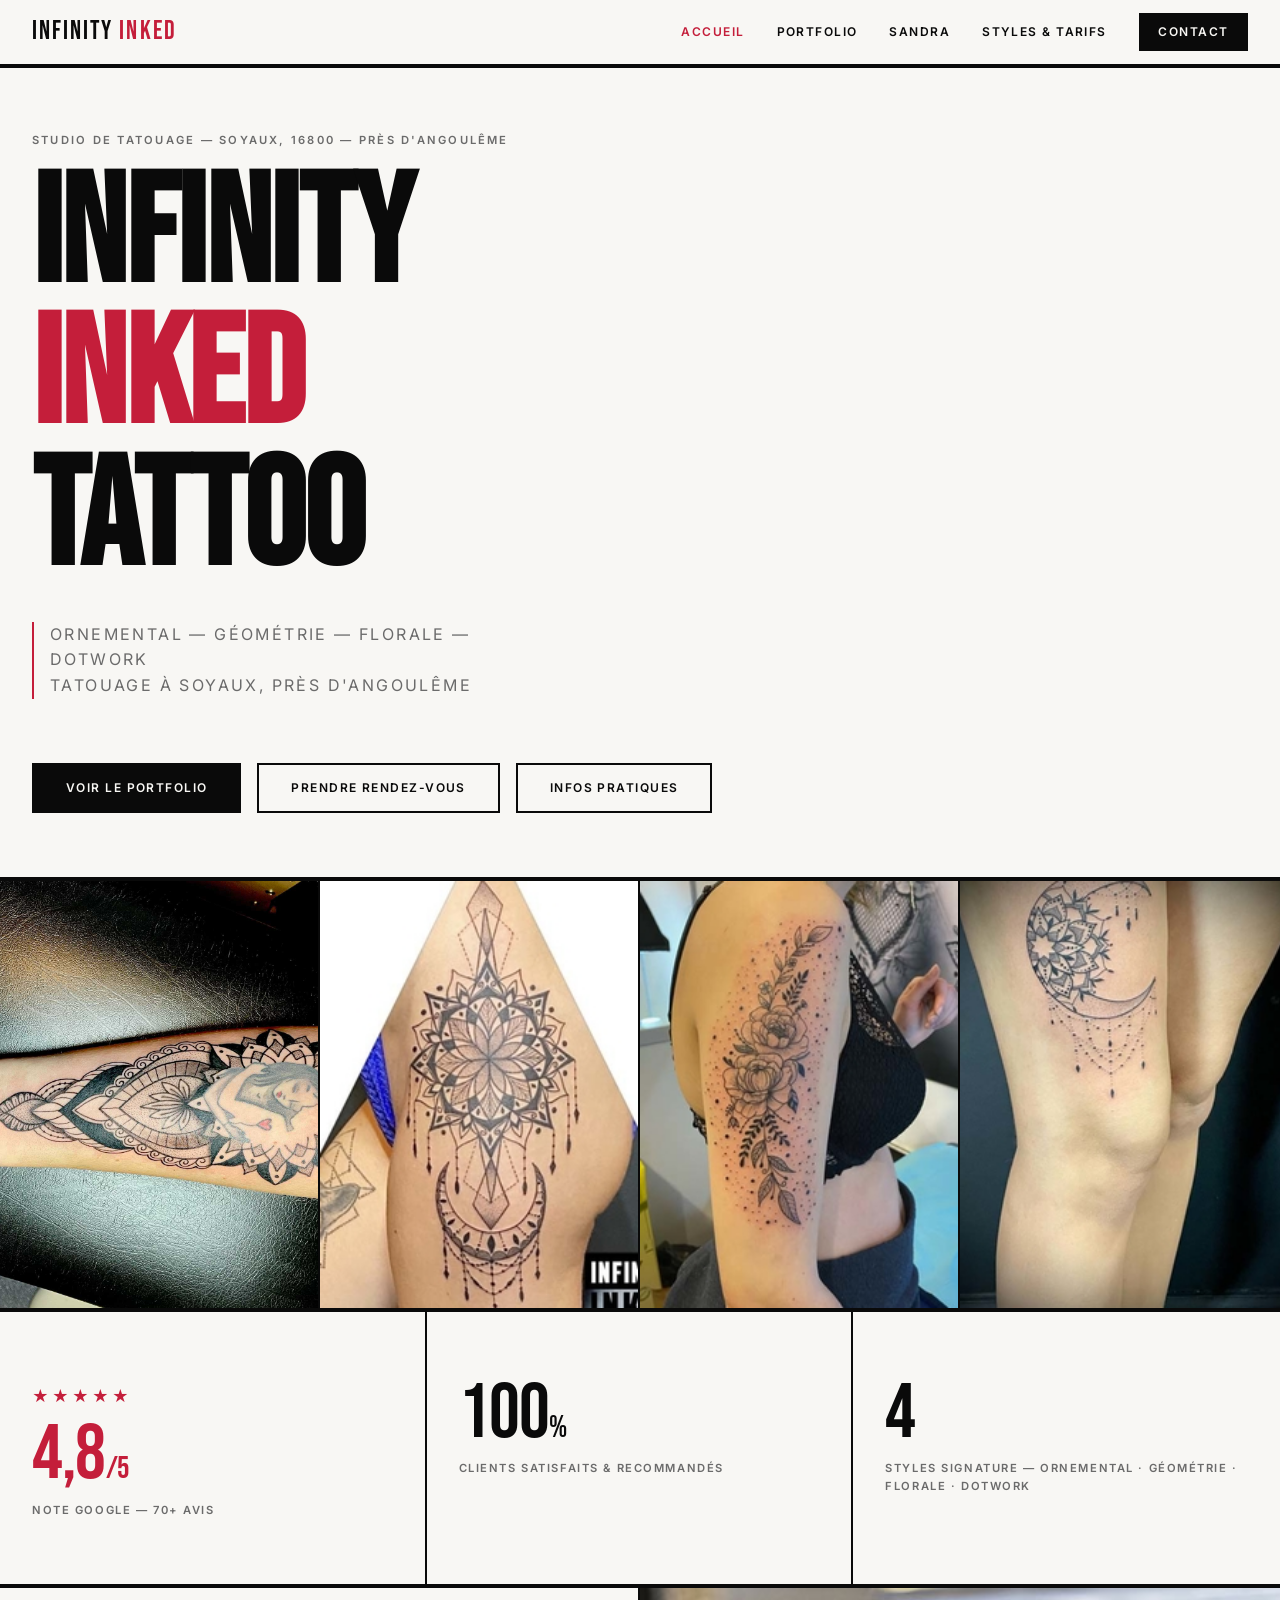
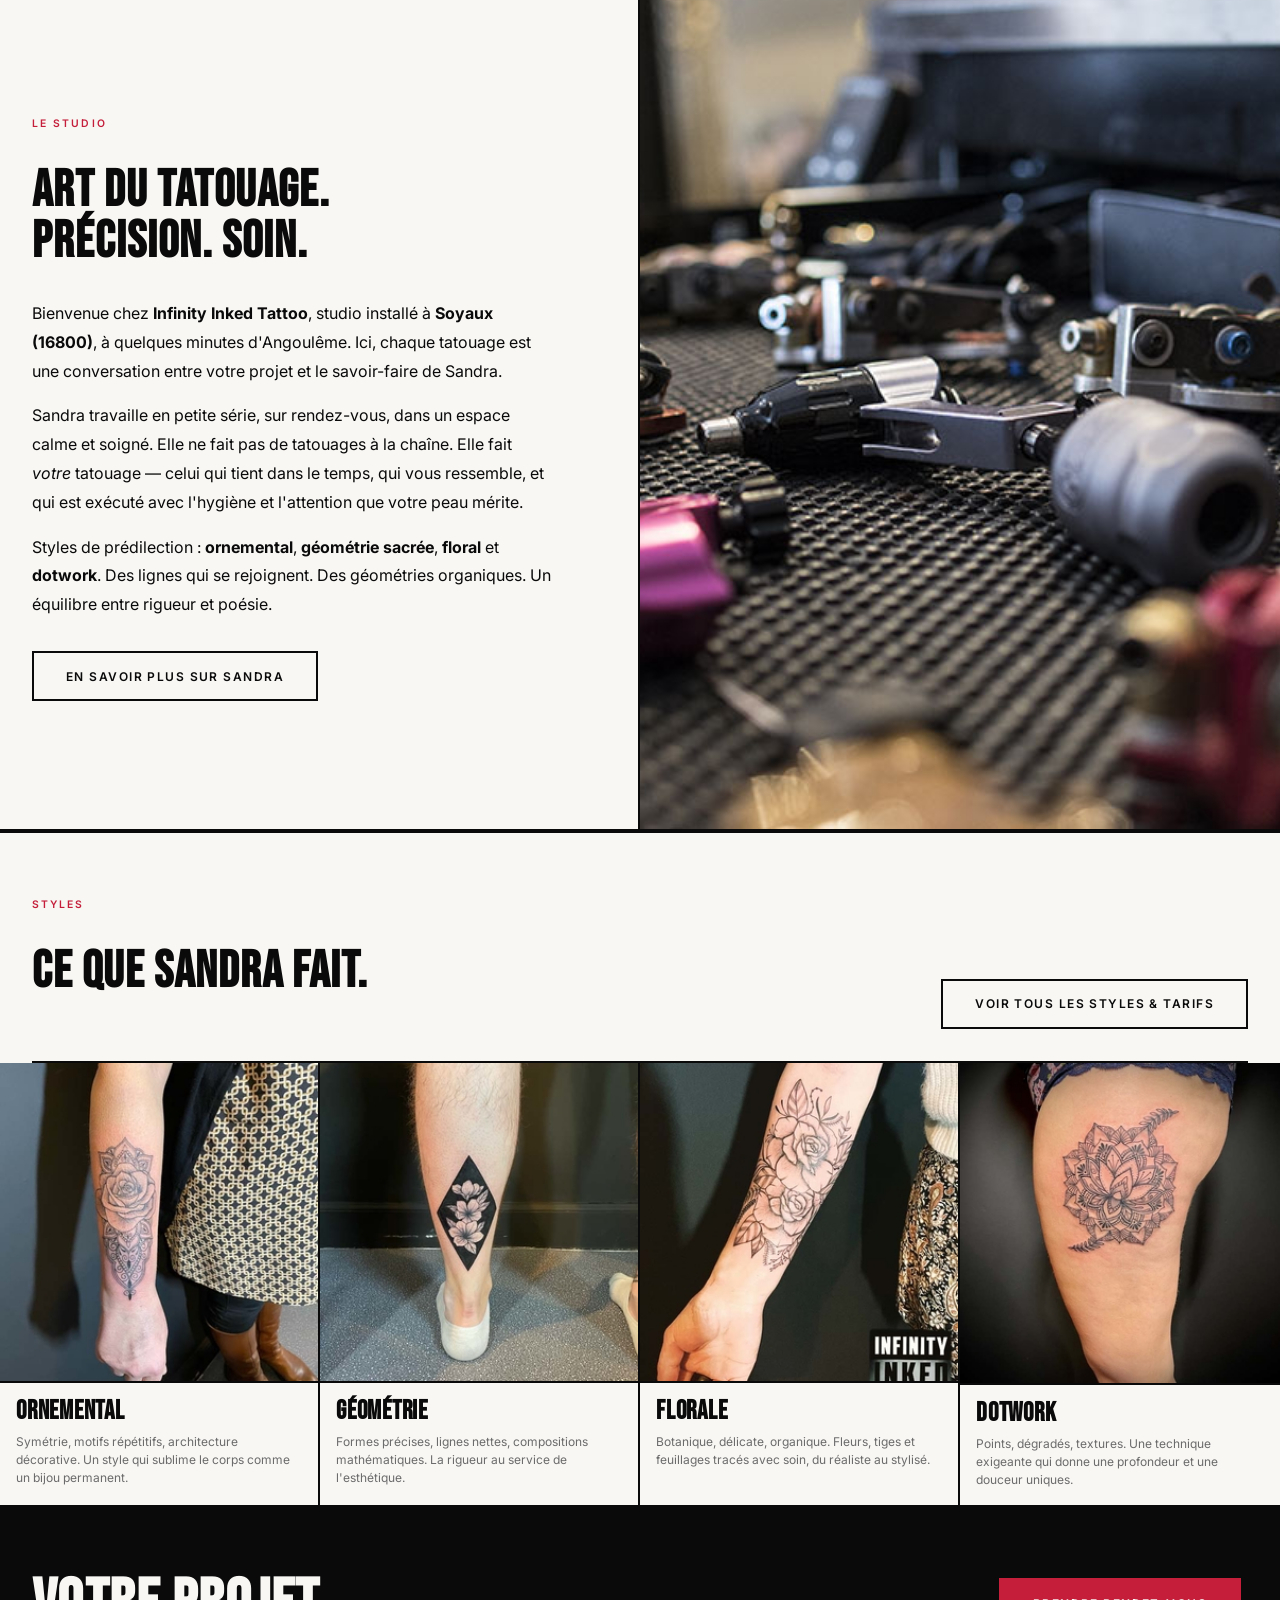
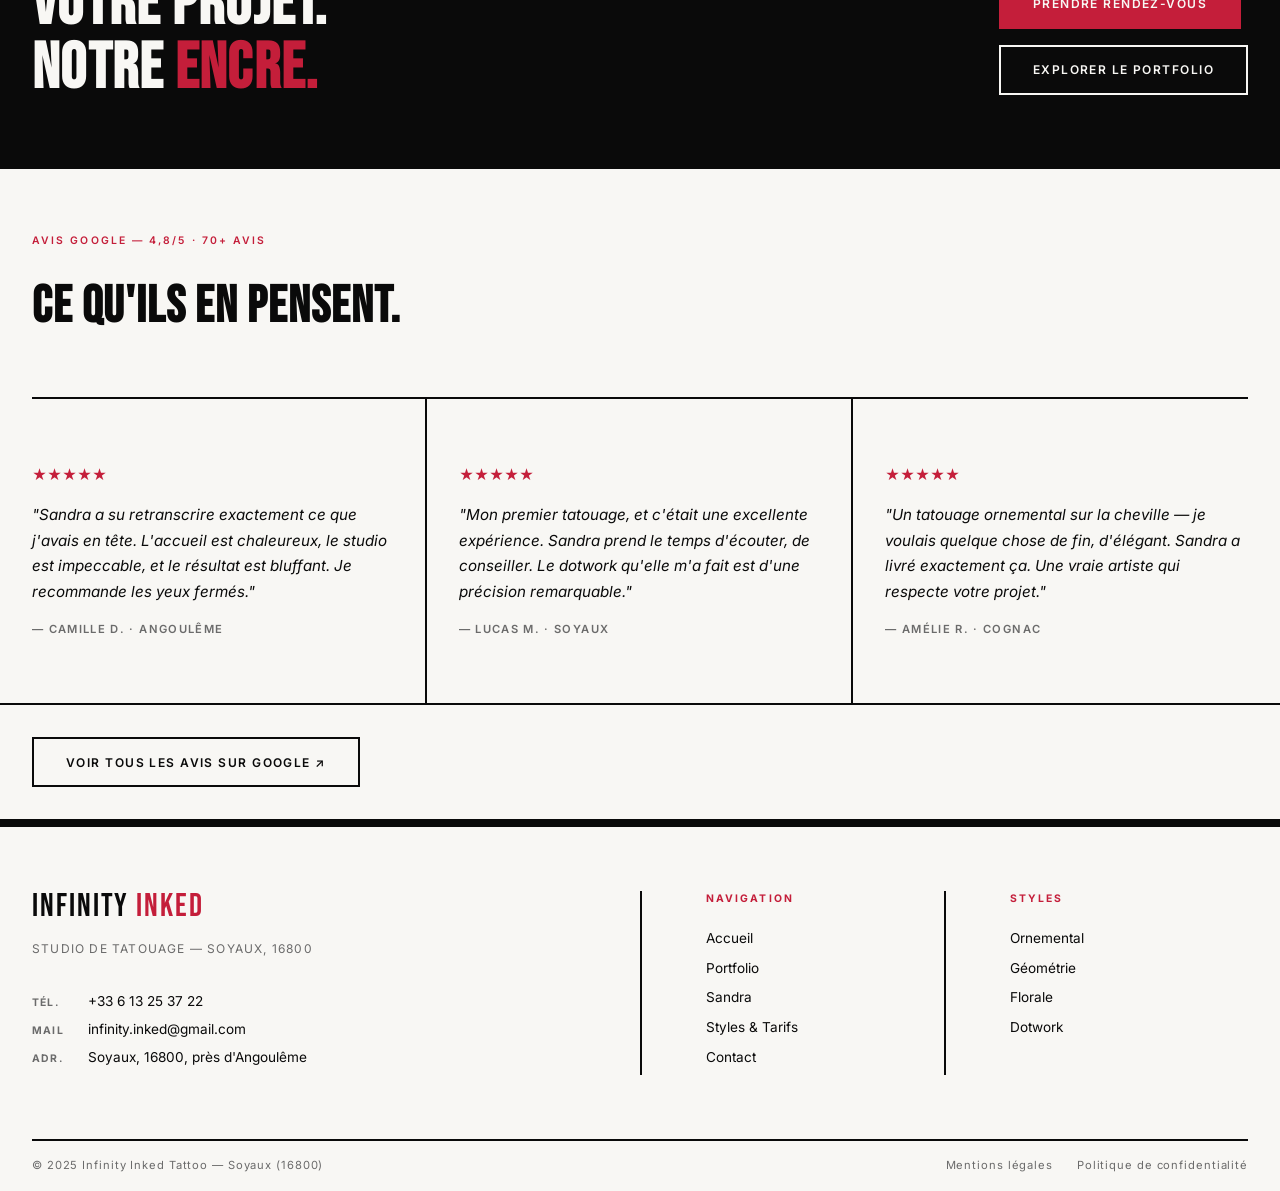
<file: index.html>
<!DOCTYPE html>
<html lang="fr">
<head>
  <meta charset="UTF-8" />
  <meta name="viewport" content="width=device-width, initial-scale=1.0" />
  <title>Infinity Inked Tattoo — Tatouage à Soyaux, près d'Angoulême</title>
  <meta name="description" content="Studio de tatouage à Soyaux (16800), près d'Angoulême. Sandra, tatoueuse spécialisée en ornemental, géométrie, florale et dotwork. 4.8/5 sur Google. Prenez rendez-vous." />
  <meta name="keywords" content="studio de tatouage Soyaux, tatouage Angoulême, tattoo ornemental géométrie florale dotwork, tatouage Soyaux 16800, tattoo artist Sandra" />
  <meta property="og:title" content="Infinity Inked Tattoo — Soyaux, 16800" />
  <meta property="og:description" content="Studio de tatouage haut de gamme à Soyaux. Ornemental, géométrie, florale, dotwork." />
  <meta property="og:type" content="website" />
  <link rel="canonical" href="https://infinity-inked.fr/" />
  <link rel="stylesheet" href="css/style.css" />
  <link rel="preconnect" href="https://fonts.googleapis.com" />
  <link rel="preconnect" href="https://fonts.gstatic.com" crossorigin />
  <link href="https://fonts.googleapis.com/css2?family=Bebas+Neue&family=Inter:wght@300;400;500;600&display=swap" rel="stylesheet" />
</head>
<body>

  <!-- ========== NAVIGATION ========== -->
  <header class="nav" role="banner">
    <div class="container">
      <div class="nav__inner">
        <a href="index.html" class="nav__logo" aria-label="Infinity Inked Tattoo — Accueil">
          Infinity<span>&nbsp;Inked</span>
        </a>

        <nav class="nav__links" aria-label="Navigation principale">
          <a href="index.html" class="active">Accueil</a>
          <a href="portfolio.html">Portfolio</a>
          <a href="sandra.html">Sandra</a>
          <a href="styles-tarifs.html">Styles &amp; Tarifs</a>
          <a href="contact.html" class="nav__cta">Contact</a>
        </nav>

        <button class="nav__burger" aria-label="Ouvrir le menu" aria-expanded="false" aria-controls="mobile-nav">
          <span></span><span></span><span></span>
        </button>
      </div>
    </div>
    <nav id="mobile-nav" class="nav__mobile" aria-label="Navigation mobile">
      <a href="index.html" class="active">Accueil</a>
      <a href="portfolio.html">Portfolio</a>
      <a href="sandra.html">Sandra</a>
      <a href="styles-tarifs.html">Styles &amp; Tarifs</a>
      <a href="contact.html">Contact</a>
    </nav>
  </header>

  <main>

    <!-- ========== HERO ========== -->
    <section class="hero" aria-labelledby="hero-title">
      <div class="container">
        <p class="hero__eyebrow">Studio de tatouage — Soyaux, 16800 — près d'Angoulême</p>
        <h1 class="hero__title" id="hero-title">
          Infinity<br />
          <span class="line-accent">Inked</span><br />
          Tattoo
        </h1>
        <p class="hero__sub">
          Ornemental &mdash; Géométrie &mdash; Florale &mdash; Dotwork<br />
          Tatouage à Soyaux, près d'Angoulême
        </p>
        <div class="hero__ctas">
          <a href="portfolio.html" class="btn btn--primary">Voir le portfolio</a>
          <a href="contact.html" class="btn btn--outline">Prendre rendez-vous</a>
          <a href="contact.html#infos" class="btn btn--outline">Infos pratiques</a>
        </div>
      </div>

      <!-- Bande photos tatouages -->
      <div class="hero__band" aria-label="Aperçu de tatouages">
        <div class="hero__band-item">
          <div class="photo-placeholder" aria-label="Tatouage ornemental par Sandra — Infinity Inked Soyaux">
            <img src="img/Ornemental-1.jpg" alt="Tatouage ornemental — madone et mandala sur avant-bras" loading="eager" />
          </div>
        </div>
        <div class="hero__band-item">
          <div class="photo-placeholder" aria-label="Tatouage géométrique par Sandra — Infinity Inked Soyaux">
            <img src="img/Mandala.jpg" alt="Tatouage géométrique — mandala et lune sur la cuisse" loading="eager" />
          </div>
        </div>
        <div class="hero__band-item">
          <div class="photo-placeholder" aria-label="Tatouage floral par Sandra — Infinity Inked Soyaux">
            <img src="img/Roses.jpg" alt="Tatouage floral — roses et feuillages dotwork sur le bras" loading="eager" />
          </div>
        </div>
        <div class="hero__band-item">
          <div class="photo-placeholder" aria-label="Tatouage dotwork par Sandra — Infinity Inked Soyaux">
            <img src="img/Mandala%20lune.jpg" alt="Tatouage dotwork — mandala lune sur le genou" loading="eager" />
          </div>
        </div>
      </div>
    </section>

    <!-- ========== CONFIANCE / STATS ========== -->
    <section class="trust" aria-label="Indicateurs de confiance">
      <div class="trust__grid">
        <div class="trust__item">
          <div class="trust__stars" aria-label="5 étoiles">
            <span class="trust__star" aria-hidden="true">★</span>
            <span class="trust__star" aria-hidden="true">★</span>
            <span class="trust__star" aria-hidden="true">★</span>
            <span class="trust__star" aria-hidden="true">★</span>
            <span class="trust__star" aria-hidden="true">★</span>
          </div>
          <div class="trust__number u-accent">4,8<span style="font-size:0.4em">/5</span></div>
          <p class="trust__label">Note Google — 70+ avis</p>
        </div>
        <div class="trust__item">
          <div class="trust__number">100<span style="font-size:0.4em">%</span></div>
          <p class="trust__label">Clients satisfaits &amp; recommandés</p>
        </div>
        <div class="trust__item">
          <div class="trust__number">4</div>
          <p class="trust__label">Styles signature — Ornemental · Géométrie · Florale · Dotwork</p>
        </div>
      </div>
    </section>

    <!-- ========== INTRO ========== -->
    <section class="intro" aria-labelledby="intro-title">
      <div class="intro__grid">
        <div class="intro__text">
          <span class="section-label">Le studio</span>
          <h2 class="section-title" id="intro-title">Art du tatouage.<br />Précision. Soin.</h2>
          <p class="section-body">
            Bienvenue chez <strong>Infinity Inked Tattoo</strong>, studio installé à <strong>Soyaux (16800)</strong>, à quelques minutes d'Angoulême. Ici, chaque tatouage est une conversation entre votre projet et le savoir-faire de Sandra.
          </p>
          <p class="section-body" style="margin-top:1rem">
            Sandra travaille en petite série, sur rendez-vous, dans un espace calme et soigné. Elle ne fait pas de tatouages à la chaîne. Elle fait <em>votre</em> tatouage — celui qui tient dans le temps, qui vous ressemble, et qui est exécuté avec l'hygiène et l'attention que votre peau mérite.
          </p>
          <p class="section-body" style="margin-top:1rem">
            Styles de prédilection : <strong>ornemental</strong>, <strong>géométrie sacrée</strong>, <strong>floral</strong> et <strong>dotwork</strong>. Des lignes qui se rejoignent. Des géométries organiques. Un équilibre entre rigueur et poésie.
          </p>
          <div style="margin-top:2rem">
            <a href="sandra.html" class="btn btn--outline">En savoir plus sur Sandra</a>
          </div>
        </div>

        <div class="intro__visual">
          <div class="photo-placeholder" aria-label="Machines à tatouer — Studio Infinity Inked Soyaux">
            <img src="img/Informations-pratiques-de-votre-tatoueuse.jpg" alt="Machines à tatouer professionnelles — studio Infinity Inked, Soyaux" loading="lazy" />
          </div>
        </div>
      </div>
    </section>

    <!-- ========== APERCU STYLES ========== -->
    <section class="styles-preview" aria-labelledby="styles-title">
      <div class="container">
        <div class="styles-preview__header">
          <div>
            <span class="section-label">Styles</span>
            <h2 class="section-title" id="styles-title">Ce que Sandra fait.</h2>
          </div>
          <a href="styles-tarifs.html" class="btn btn--outline">Voir tous les styles &amp; tarifs</a>
        </div>
      </div>

      <div class="styles-preview__grid">
        <article class="style-card">
          <div class="style-card__photo">
            <div class="photo-placeholder" aria-label="Exemple de tatouage ornemental par Sandra">
              <img src="img/Mandala%20et%20rose.jpg" alt="Tatouage ornemental — rose et mandala sur avant-bras" loading="lazy" />
            </div>
          </div>
          <div class="style-card__info">
            <h3 class="style-card__name">Ornemental</h3>
            <p class="style-card__desc">Symétrie, motifs répétitifs, architecture décorative. Un style qui sublime le corps comme un bijou permanent.</p>
          </div>
        </article>

        <article class="style-card">
          <div class="style-card__photo">
            <div class="photo-placeholder" aria-label="Exemple de tatouage géométrique par Sandra">
              <img src="img/Fleur%20dans%20losange.jpg" alt="Tatouage géométrique — fleurs de cerisier dans un losange sur le mollet" loading="lazy" />
            </div>
          </div>
          <div class="style-card__info">
            <h3 class="style-card__name">Géométrie</h3>
            <p class="style-card__desc">Formes précises, lignes nettes, compositions mathématiques. La rigueur au service de l'esthétique.</p>
          </div>
        </article>

        <article class="style-card">
          <div class="style-card__photo">
            <div class="photo-placeholder" aria-label="Exemple de tatouage floral par Sandra">
              <img src="img/2%20fleurs.jpg" alt="Tatouage floral — composition de roses sur avant-bras" loading="lazy" />
            </div>
          </div>
          <div class="style-card__info">
            <h3 class="style-card__name">Florale</h3>
            <p class="style-card__desc">Botanique, délicate, organique. Fleurs, tiges et feuillages tracés avec soin, du réaliste au stylisé.</p>
          </div>
        </article>

        <article class="style-card">
          <div class="style-card__photo">
            <div class="photo-placeholder" aria-label="Exemple de tatouage dotwork par Sandra">
              <img src="img/Mandala%20fleur.jpg" alt="Tatouage dotwork — grand mandala floral sur la cuisse" loading="lazy" />
            </div>
          </div>
          <div class="style-card__info">
            <h3 class="style-card__name">Dotwork</h3>
            <p class="style-card__desc">Points, dégradés, textures. Une technique exigeante qui donne une profondeur et une douceur uniques.</p>
          </div>
        </article>
      </div>
    </section>

    <!-- ========== CTA BANDE ========== -->
    <section class="cta-band" aria-label="Prise de rendez-vous">
      <div class="container">
        <div class="cta-band__inner">
          <h2 class="cta-band__title">
            Votre projet.<br />
            Notre <em>encre.</em>
          </h2>
          <div style="display:flex;flex-direction:column;gap:1rem;align-items:flex-start">
            <a href="contact.html" class="btn btn--accent">Prendre rendez-vous</a>
            <a href="portfolio.html" class="btn btn--outline">Explorer le portfolio</a>
          </div>
        </div>
      </div>
    </section>

    <!-- ========== TEMOIGNAGES ========== -->
    <section class="testimonials" aria-labelledby="temoignages-title">
      <div class="container">
        <div class="testimonials__header">
          <span class="section-label">Avis Google — 4,8/5 · 70+ avis</span>
          <h2 class="section-title" id="temoignages-title">Ce qu'ils en pensent.</h2>
        </div>
      </div>

      <div class="testimonials__grid">
        <article class="testimonial">
          <div class="testimonial__stars" aria-label="5 étoiles">
            <span aria-hidden="true">★★★★★</span>
          </div>
          <blockquote class="testimonial__text">
            "Sandra a su retranscrire exactement ce que j'avais en tête. L'accueil est chaleureux, le studio est impeccable, et le résultat est bluffant. Je recommande les yeux fermés."
          </blockquote>
          <p class="testimonial__author">— Camille D. · Angoulême</p>
        </article>

        <article class="testimonial">
          <div class="testimonial__stars" aria-label="5 étoiles">
            <span aria-hidden="true">★★★★★</span>
          </div>
          <blockquote class="testimonial__text">
            "Mon premier tatouage, et c'était une excellente expérience. Sandra prend le temps d'écouter, de conseiller. Le dotwork qu'elle m'a fait est d'une précision remarquable."
          </blockquote>
          <p class="testimonial__author">— Lucas M. · Soyaux</p>
        </article>

        <article class="testimonial">
          <div class="testimonial__stars" aria-label="5 étoiles">
            <span aria-hidden="true">★★★★★</span>
          </div>
          <blockquote class="testimonial__text">
            "Un tatouage ornemental sur la cheville — je voulais quelque chose de fin, d'élégant. Sandra a livré exactement ça. Une vraie artiste qui respecte votre projet."
          </blockquote>
          <p class="testimonial__author">— Amélie R. · Cognac</p>
        </article>
      </div>

      <div class="container" style="padding-top:2rem;padding-bottom:2rem;border-top:2px solid #0A0A0A;margin-top:0">
        <a href="https://g.page/r/infinity-inked-soyaux/review" target="_blank" rel="noopener noreferrer" class="btn btn--outline">
          Voir tous les avis sur Google ↗
        </a>
      </div>
    </section>

  </main>

  <!-- ========== FOOTER ========== -->
  <footer class="footer" role="contentinfo">
    <div class="container">
      <div class="footer__grid">
        <div class="footer__col">
          <p class="footer__logo">Infinity<span>&nbsp;Inked</span></p>
          <p class="footer__tagline">Studio de tatouage — Soyaux, 16800</p>
          <div class="footer__contact-item">
            <strong>Tél.</strong>
            <a href="tel:+33613253722">+33 6 13 25 37 22</a>
          </div>
          <div class="footer__contact-item">
            <strong>Mail</strong>
            <a href="mailto:infinity.inked@gmail.com">infinity.inked@gmail.com</a>
          </div>
          <div class="footer__contact-item">
            <strong>Adr.</strong>
            <span>Soyaux, 16800, près d'Angoulême</span>
          </div>
        </div>

        <div class="footer__col">
          <p class="footer__nav-title">Navigation</p>
          <nav class="footer__nav-links" aria-label="Navigation pied de page">
            <a href="index.html">Accueil</a>
            <a href="portfolio.html">Portfolio</a>
            <a href="sandra.html">Sandra</a>
            <a href="styles-tarifs.html">Styles &amp; Tarifs</a>
            <a href="contact.html">Contact</a>
          </nav>
        </div>

        <div class="footer__col">
          <p class="footer__nav-title">Styles</p>
          <nav class="footer__nav-links" aria-label="Styles de tatouage">
            <a href="styles-tarifs.html#ornemental">Ornemental</a>
            <a href="styles-tarifs.html#geometrie">Géométrie</a>
            <a href="styles-tarifs.html#florale">Florale</a>
            <a href="styles-tarifs.html#dotwork">Dotwork</a>
          </nav>
        </div>
      </div>

      <div class="footer__bottom">
        <p>&copy; 2025 Infinity Inked Tattoo — Soyaux (16800)</p>
        <div style="display:flex;gap:1.5rem">
          <a href="contact.html#mentions">Mentions légales</a>
          <a href="contact.html#mentions">Politique de confidentialité</a>
        </div>
      </div>
    </div>
  </footer>

  <script src="js/main.js"></script>
</body>
</html>
</file>
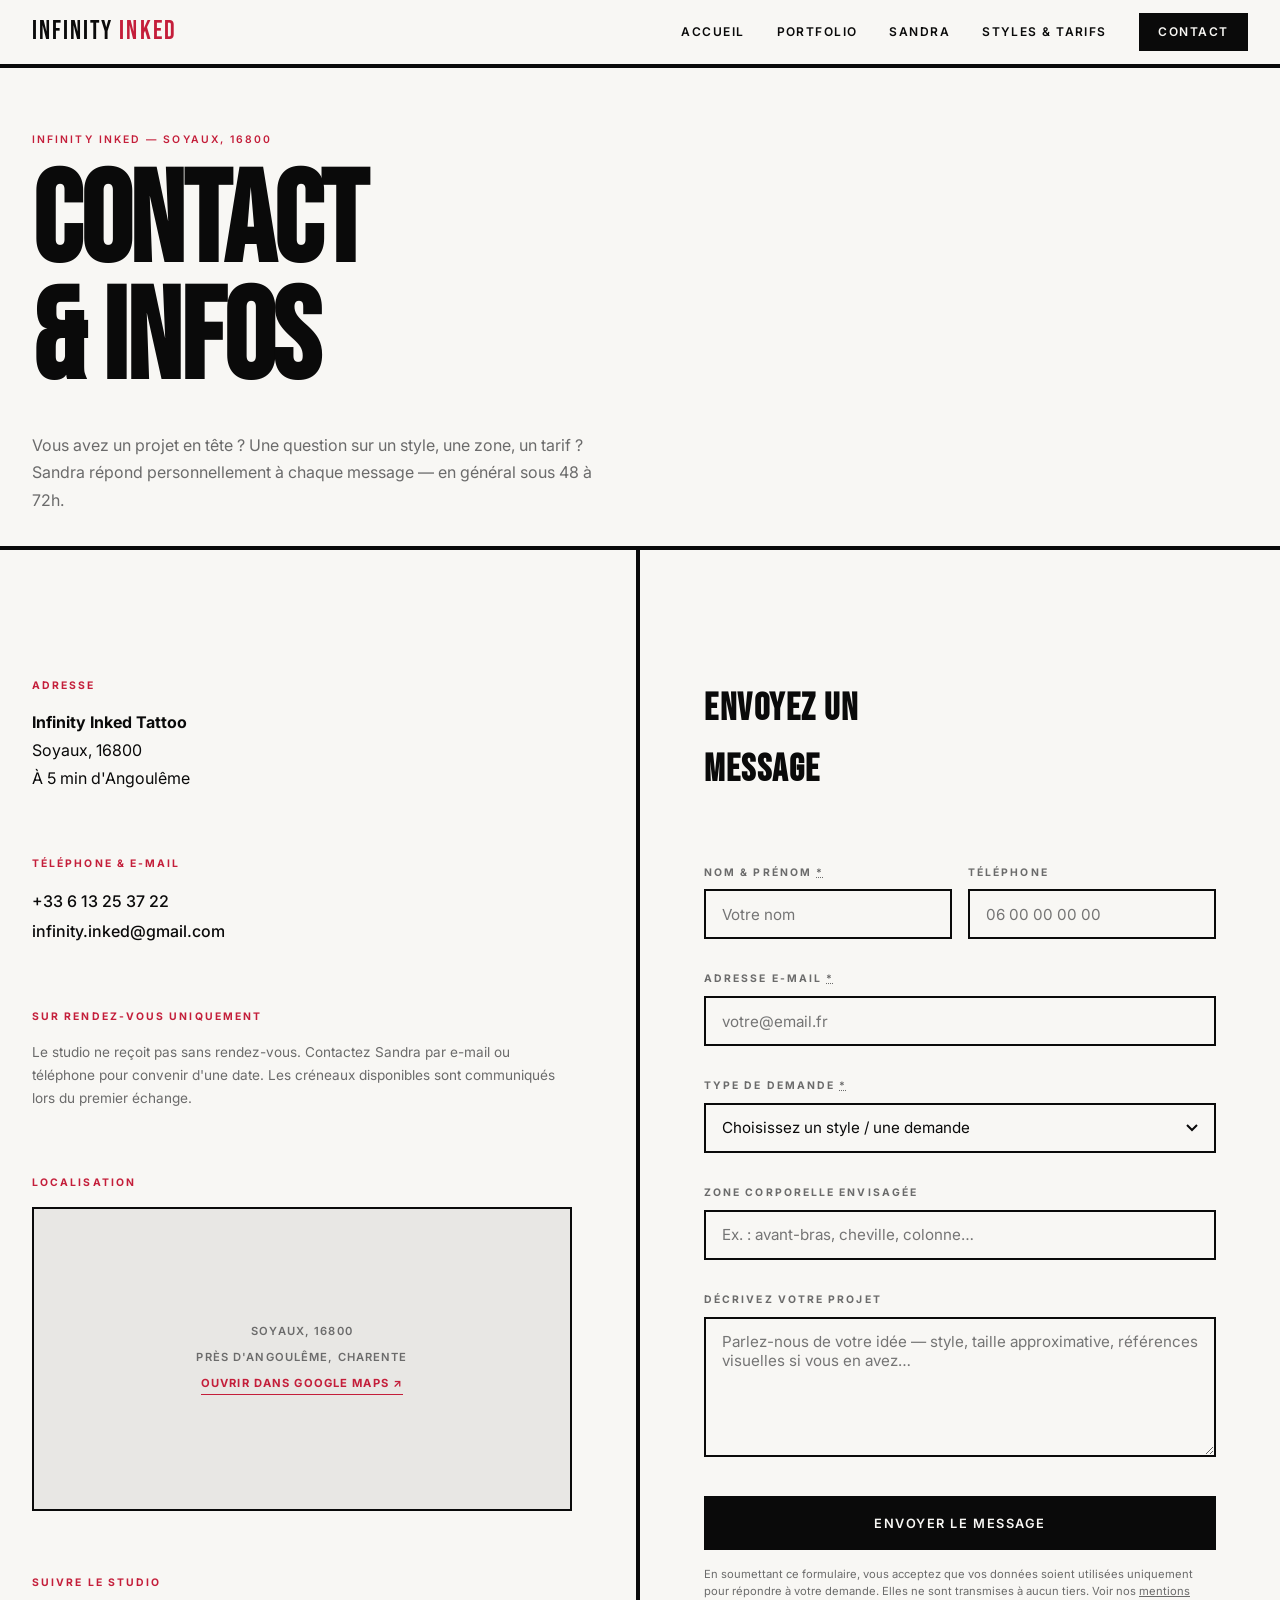
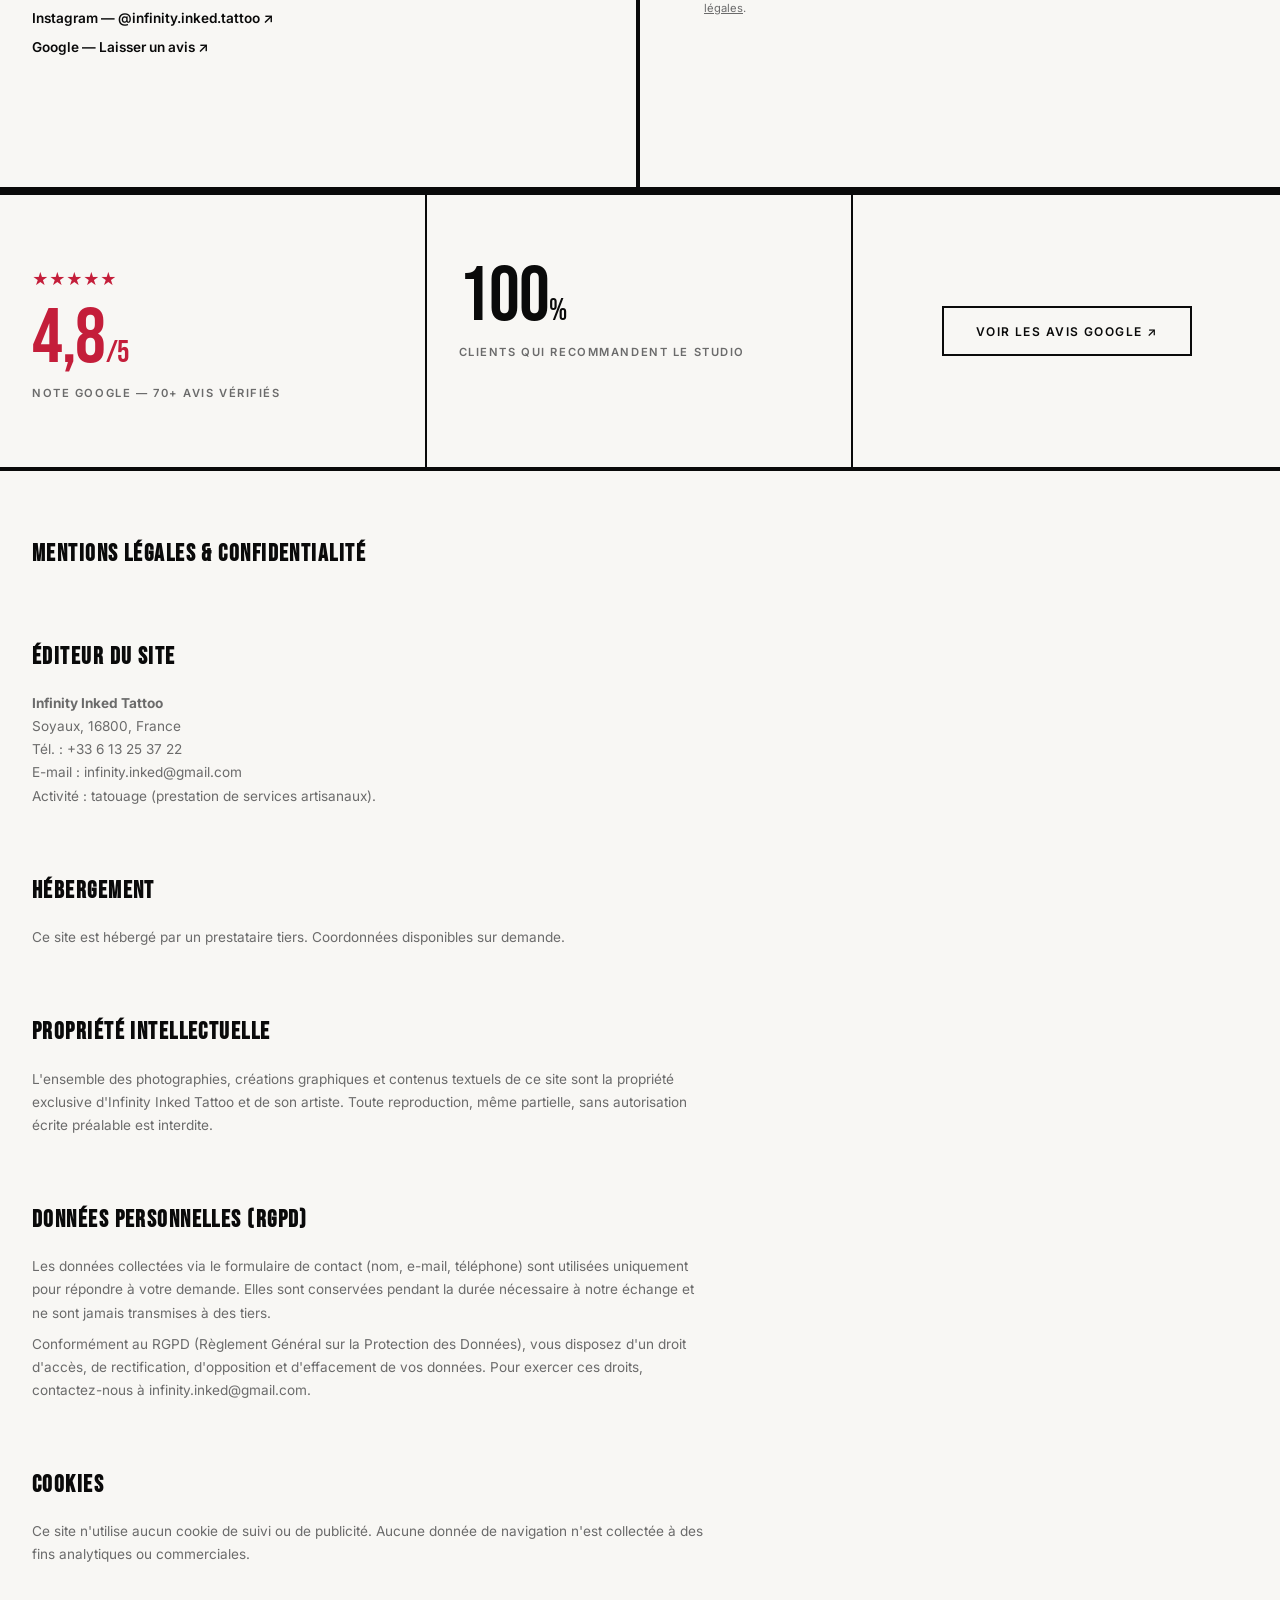
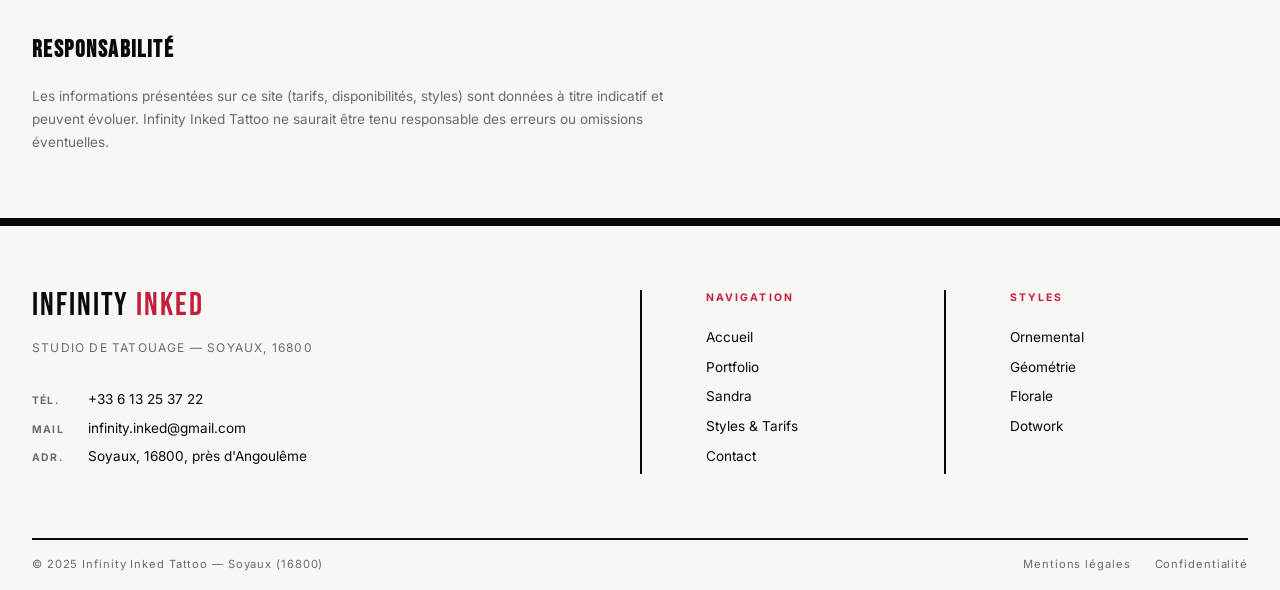
<file: contact.html>
<!DOCTYPE html>
<html lang="fr">
<head>
  <meta charset="UTF-8" />
  <meta name="viewport" content="width=device-width, initial-scale=1.0" />
  <title>Contact &amp; Infos — Infinity Inked Tattoo, Soyaux</title>
  <meta name="description" content="Contactez Infinity Inked Tattoo à Soyaux (16800), près d'Angoulême. Prenez rendez-vous avec Sandra — tatouage ornemental, géométrie, florale, dotwork." />
  <meta name="keywords" content="contact studio tatouage Soyaux, rendez-vous tatouage Angoulême, Infinity Inked téléphone email adresse 16800" />
  <link rel="canonical" href="https://infinity-inked.fr/contact.html" />
  <link rel="stylesheet" href="css/style.css" />
  <link rel="preconnect" href="https://fonts.googleapis.com" />
  <link rel="preconnect" href="https://fonts.gstatic.com" crossorigin />
  <link href="https://fonts.googleapis.com/css2?family=Bebas+Neue&family=Inter:wght@300;400;500;600&display=swap" rel="stylesheet" />
</head>
<body>

  <!-- ========== NAVIGATION ========== -->
  <header class="nav" role="banner">
    <div class="container">
      <div class="nav__inner">
        <a href="index.html" class="nav__logo" aria-label="Infinity Inked Tattoo — Accueil">
          Infinity<span>&nbsp;Inked</span>
        </a>
        <nav class="nav__links" aria-label="Navigation principale">
          <a href="index.html">Accueil</a>
          <a href="portfolio.html">Portfolio</a>
          <a href="sandra.html">Sandra</a>
          <a href="styles-tarifs.html">Styles &amp; Tarifs</a>
          <a href="contact.html" class="nav__cta active">Contact</a>
        </nav>
        <button class="nav__burger" aria-label="Ouvrir le menu" aria-expanded="false" aria-controls="mobile-nav">
          <span></span><span></span><span></span>
        </button>
      </div>
    </div>
    <nav id="mobile-nav" class="nav__mobile" aria-label="Navigation mobile">
      <a href="index.html">Accueil</a>
      <a href="portfolio.html">Portfolio</a>
      <a href="sandra.html">Sandra</a>
      <a href="styles-tarifs.html">Styles &amp; Tarifs</a>
      <a href="contact.html" class="active">Contact</a>
    </nav>
  </header>

  <main>

    <!-- ========== EN-TÊTE PAGE ========== -->
    <div class="page-header" aria-labelledby="page-title">
      <div class="container">
        <span class="page-header__label">Infinity Inked — Soyaux, 16800</span>
        <h1 class="page-header__title" id="page-title">Contact<br />&amp; Infos</h1>
        <p class="page-header__sub">
          Vous avez un projet en tête ? Une question sur un style, une zone, un tarif ? Sandra répond personnellement à chaque message — en général sous 48 à 72h.
        </p>
      </div>
    </div>

    <!-- ========== CONTACT GRID ========== -->
    <section id="infos" class="contact-grid" aria-label="Informations de contact">

      <!-- INFOS PRATIQUES -->
      <div class="contact-info">
        <div class="container" style="padding-right:0">

          <!-- Adresse -->
          <div class="contact-block">
            <p class="contact-block__title">Adresse</p>
            <p class="contact-block__line">
              <strong>Infinity Inked Tattoo</strong>
              <span>Soyaux, 16800</span>
              <span>À 5 min d'Angoulême</span>
            </p>
          </div>

          <!-- Contact -->
          <div class="contact-block" style="margin-top:var(--space-lg)">
            <p class="contact-block__title">Téléphone &amp; e-mail</p>
            <p class="contact-block__line">
              <a href="tel:+33613253722">+33 6 13 25 37 22</a>
            </p>
            <p class="contact-block__line">
              <a href="mailto:infinity.inked@gmail.com">infinity.inked@gmail.com</a>
            </p>
          </div>

          <!-- Horaires -->
          <div class="contact-block" style="margin-top:var(--space-lg)">
            <p class="contact-block__title">Sur rendez-vous uniquement</p>
            <p class="contact-block__line" style="font-size:0.85rem;color:var(--gray);line-height:1.7">
              Le studio ne reçoit pas sans rendez-vous. Contactez Sandra par e-mail ou téléphone pour convenir d'une date. Les créneaux disponibles sont communiqués lors du premier échange.
            </p>
          </div>

          <!-- Carte / localisation -->
          <div class="contact-block" style="margin-top:var(--space-lg)">
            <p class="contact-block__title">Localisation</p>
            <div class="contact-block__map" role="img" aria-label="Carte de localisation — Soyaux, 16800, près d'Angoulême">
              <p>Soyaux, 16800</p>
              <p>Près d'Angoulême, Charente</p>
              <a href="https://www.google.com/maps/search/Soyaux+16800" target="_blank" rel="noopener noreferrer">
                Ouvrir dans Google Maps ↗
              </a>
            </div>
          </div>

          <!-- Réseaux -->
          <div class="contact-block" style="margin-top:var(--space-lg)">
            <p class="contact-block__title">Suivre le studio</p>
            <div style="display:flex;flex-direction:column;gap:0.5rem">
              <a href="https://www.instagram.com/infinity.inked.tattoo" target="_blank" rel="noopener noreferrer"
                 style="font-size:0.85rem;font-weight:600;display:inline-flex;align-items:center;gap:0.5rem">
                Instagram — @infinity.inked.tattoo ↗
              </a>
              <a href="https://g.page/r/infinity-inked-soyaux/review" target="_blank" rel="noopener noreferrer"
                 style="font-size:0.85rem;font-weight:600;display:inline-flex;align-items:center;gap:0.5rem">
                Google — Laisser un avis ↗
              </a>
            </div>
          </div>

        </div>
      </div>

      <!-- FORMULAIRE -->
      <div class="contact-form-wrap">
        <h2 class="form-title">Envoyez un<br />message</h2>

        <form class="contact-form" novalidate aria-label="Formulaire de contact">
          <div class="form-row">
            <div class="form-group">
              <label class="form-label" for="nom">Nom &amp; prénom <abbr title="champ obligatoire" aria-label="obligatoire">*</abbr></label>
              <input class="form-input" type="text" id="nom" name="nom" autocomplete="name" required placeholder="Votre nom" />
            </div>
            <div class="form-group">
              <label class="form-label" for="tel">Téléphone</label>
              <input class="form-input" type="tel" id="tel" name="tel" autocomplete="tel" placeholder="06 00 00 00 00" />
            </div>
          </div>

          <div class="form-group">
            <label class="form-label" for="email">Adresse e-mail <abbr title="champ obligatoire" aria-label="obligatoire">*</abbr></label>
            <input class="form-input" type="email" id="email" name="email" autocomplete="email" required placeholder="votre@email.fr" />
          </div>

          <div class="form-group">
            <label class="form-label" for="style">Type de demande <abbr title="champ obligatoire" aria-label="obligatoire">*</abbr></label>
            <select class="form-select" id="style" name="style" required>
              <option value="" disabled selected>Choisissez un style / une demande</option>
              <option value="ornemental">Ornemental</option>
              <option value="geometrie">Géométrie</option>
              <option value="florale">Florale</option>
              <option value="dotwork">Dotwork</option>
              <option value="mixte">Style mixte / combiné</option>
              <option value="retouche">Retouche</option>
              <option value="autre">Autre / Question générale</option>
            </select>
          </div>

          <div class="form-group">
            <label class="form-label" for="zone">Zone corporelle envisagée</label>
            <input class="form-input" type="text" id="zone" name="zone" placeholder="Ex. : avant-bras, cheville, colonne…" />
          </div>

          <div class="form-group">
            <label class="form-label" for="message">Décrivez votre projet</label>
            <textarea class="form-textarea" id="message" name="message" placeholder="Parlez-nous de votre idée — style, taille approximative, références visuelles si vous en avez…"></textarea>
          </div>

          <button type="submit" class="btn btn--primary form-submit">Envoyer le message</button>

          <p class="form-note">
            En soumettant ce formulaire, vous acceptez que vos données soient utilisées uniquement pour répondre à votre demande. Elles ne sont transmises à aucun tiers. Voir nos <a href="#mentions" style="text-decoration:underline">mentions légales</a>.
          </p>
        </form>
      </div>
    </section>

    <!-- ========== BLOC CONFIANCE ========== -->
    <section style="border-top:4px solid #0A0A0A;border-bottom:4px solid #0A0A0A" aria-label="Confiance et avis">
      <div class="trust__grid">
        <div class="trust__item">
          <div class="trust__stars" aria-label="5 étoiles">
            <span class="trust__star" aria-hidden="true">★★★★★</span>
          </div>
          <div class="trust__number u-accent">4,8<span style="font-size:0.4em">/5</span></div>
          <p class="trust__label">Note Google — 70+ avis vérifiés</p>
        </div>
        <div class="trust__item">
          <div class="trust__number">100<span style="font-size:0.4em">%</span></div>
          <p class="trust__label">Clients qui recommandent le studio</p>
        </div>
        <div class="trust__item" style="justify-content:center;align-items:center;text-align:center">
          <a href="https://g.page/r/infinity-inked-soyaux/review" target="_blank" rel="noopener noreferrer"
             class="btn btn--outline" style="border-width:2px">
            Voir les avis Google ↗
          </a>
        </div>
      </div>
    </section>

    <!-- ========== MENTIONS LÉGALES ========== -->
    <section class="mentions" id="mentions" aria-labelledby="mentions-title">
      <div class="container">
        <h2 id="mentions-title">Mentions légales &amp; confidentialité</h2>

        <h2>Éditeur du site</h2>
        <p>
          <strong>Infinity Inked Tattoo</strong><br />
          Soyaux, 16800, France<br />
          Tél. : <a href="tel:+33613253722">+33 6 13 25 37 22</a><br />
          E-mail : <a href="mailto:infinity.inked@gmail.com">infinity.inked@gmail.com</a><br />
          Activité : tatouage (prestation de services artisanaux).
        </p>

        <h2>Hébergement</h2>
        <p>
          Ce site est hébergé par un prestataire tiers. Coordonnées disponibles sur demande.
        </p>

        <h2>Propriété intellectuelle</h2>
        <p>
          L'ensemble des photographies, créations graphiques et contenus textuels de ce site sont la propriété exclusive d'Infinity Inked Tattoo et de son artiste. Toute reproduction, même partielle, sans autorisation écrite préalable est interdite.
        </p>

        <h2>Données personnelles (RGPD)</h2>
        <p>
          Les données collectées via le formulaire de contact (nom, e-mail, téléphone) sont utilisées uniquement pour répondre à votre demande. Elles sont conservées pendant la durée nécessaire à notre échange et ne sont jamais transmises à des tiers.
        </p>
        <p style="margin-top:0.5rem">
          Conformément au RGPD (Règlement Général sur la Protection des Données), vous disposez d'un droit d'accès, de rectification, d'opposition et d'effacement de vos données. Pour exercer ces droits, contactez-nous à <a href="mailto:infinity.inked@gmail.com">infinity.inked@gmail.com</a>.
        </p>

        <h2>Cookies</h2>
        <p>
          Ce site n'utilise aucun cookie de suivi ou de publicité. Aucune donnée de navigation n'est collectée à des fins analytiques ou commerciales.
        </p>

        <h2>Responsabilité</h2>
        <p>
          Les informations présentées sur ce site (tarifs, disponibilités, styles) sont données à titre indicatif et peuvent évoluer. Infinity Inked Tattoo ne saurait être tenu responsable des erreurs ou omissions éventuelles.
        </p>
      </div>
    </section>

  </main>

  <!-- ========== FOOTER ========== -->
  <footer class="footer" role="contentinfo">
    <div class="container">
      <div class="footer__grid">
        <div class="footer__col">
          <p class="footer__logo">Infinity<span>&nbsp;Inked</span></p>
          <p class="footer__tagline">Studio de tatouage — Soyaux, 16800</p>
          <div class="footer__contact-item">
            <strong>Tél.</strong>
            <a href="tel:+33613253722">+33 6 13 25 37 22</a>
          </div>
          <div class="footer__contact-item">
            <strong>Mail</strong>
            <a href="mailto:infinity.inked@gmail.com">infinity.inked@gmail.com</a>
          </div>
          <div class="footer__contact-item">
            <strong>Adr.</strong>
            <span>Soyaux, 16800, près d'Angoulême</span>
          </div>
        </div>
        <div class="footer__col">
          <p class="footer__nav-title">Navigation</p>
          <nav class="footer__nav-links">
            <a href="index.html">Accueil</a>
            <a href="portfolio.html">Portfolio</a>
            <a href="sandra.html">Sandra</a>
            <a href="styles-tarifs.html">Styles &amp; Tarifs</a>
            <a href="contact.html">Contact</a>
          </nav>
        </div>
        <div class="footer__col">
          <p class="footer__nav-title">Styles</p>
          <nav class="footer__nav-links">
            <a href="styles-tarifs.html#ornemental">Ornemental</a>
            <a href="styles-tarifs.html#geometrie">Géométrie</a>
            <a href="styles-tarifs.html#florale">Florale</a>
            <a href="styles-tarifs.html#dotwork">Dotwork</a>
          </nav>
        </div>
      </div>
      <div class="footer__bottom">
        <p>&copy; 2025 Infinity Inked Tattoo — Soyaux (16800)</p>
        <div style="display:flex;gap:1.5rem">
          <a href="#mentions">Mentions légales</a>
          <a href="#mentions">Confidentialité</a>
        </div>
      </div>
    </div>
  </footer>

  <script src="js/main.js"></script>
</body>
</html>
</file>
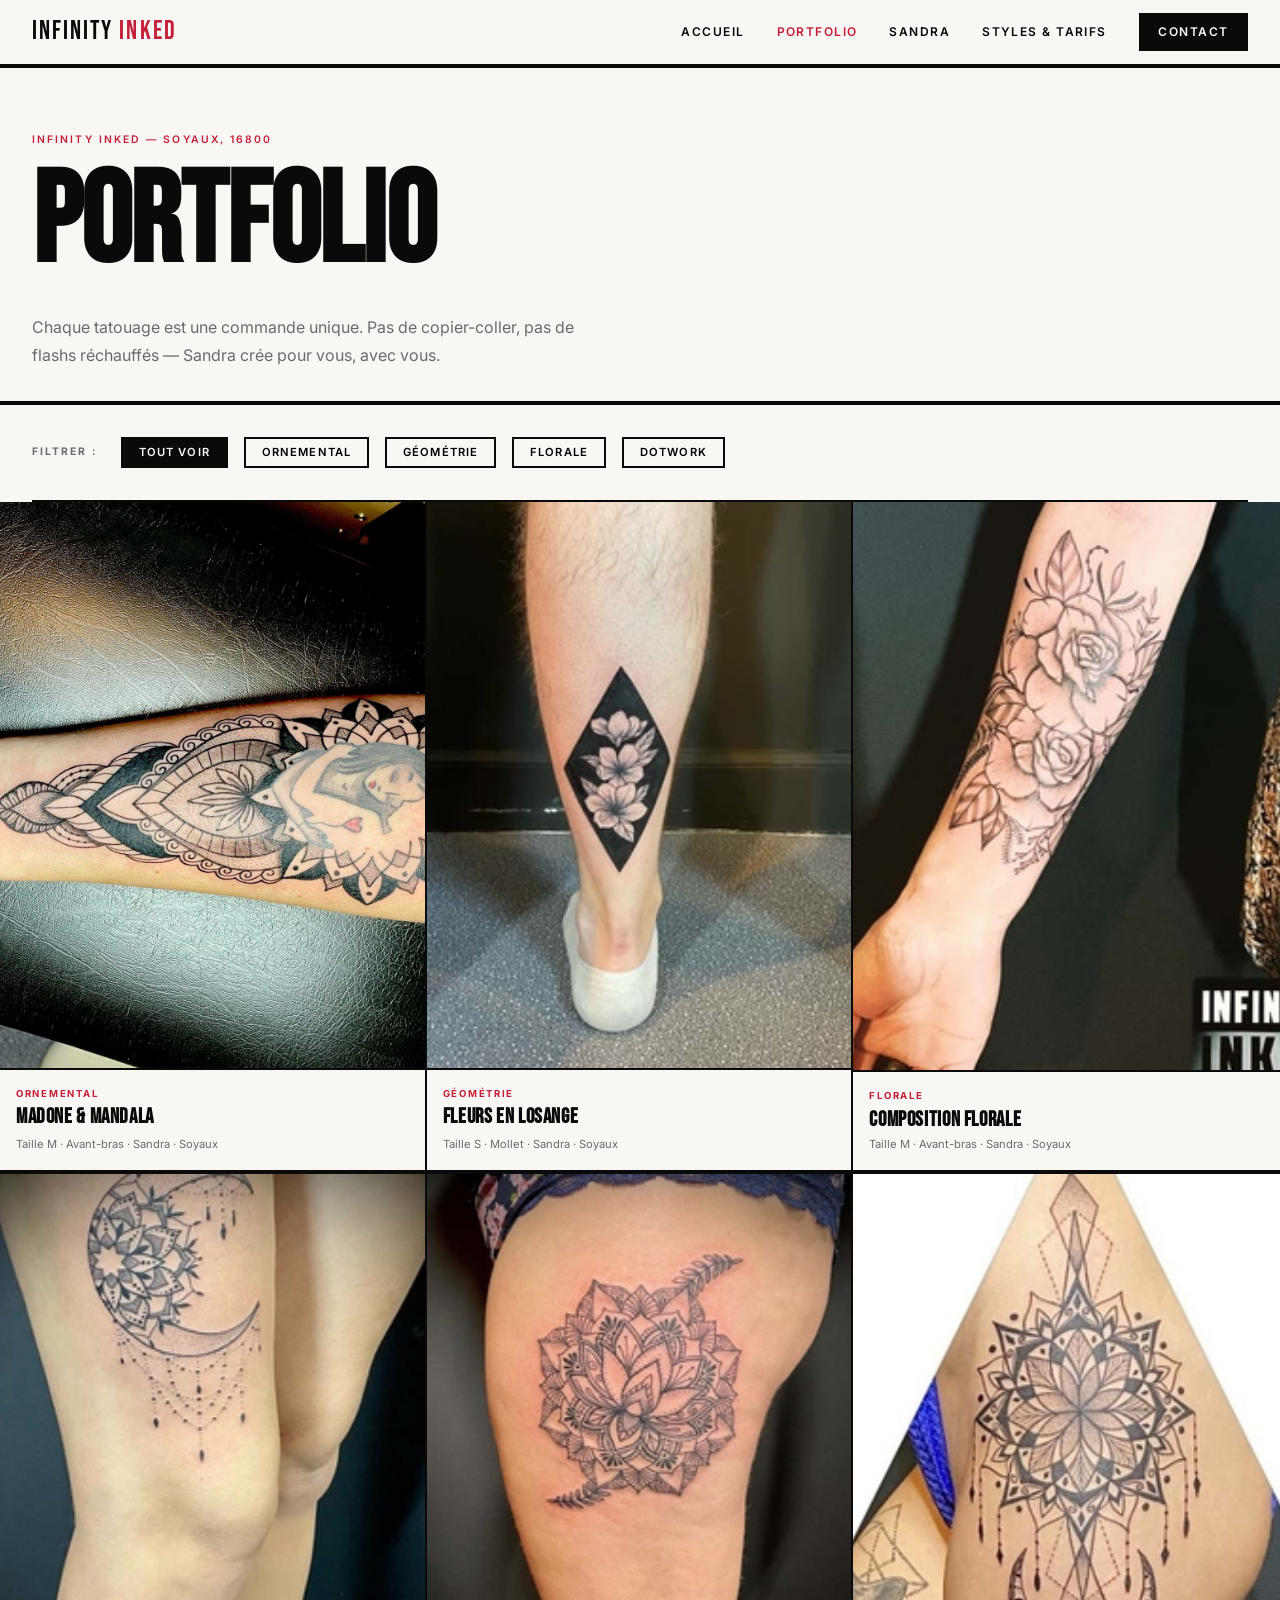
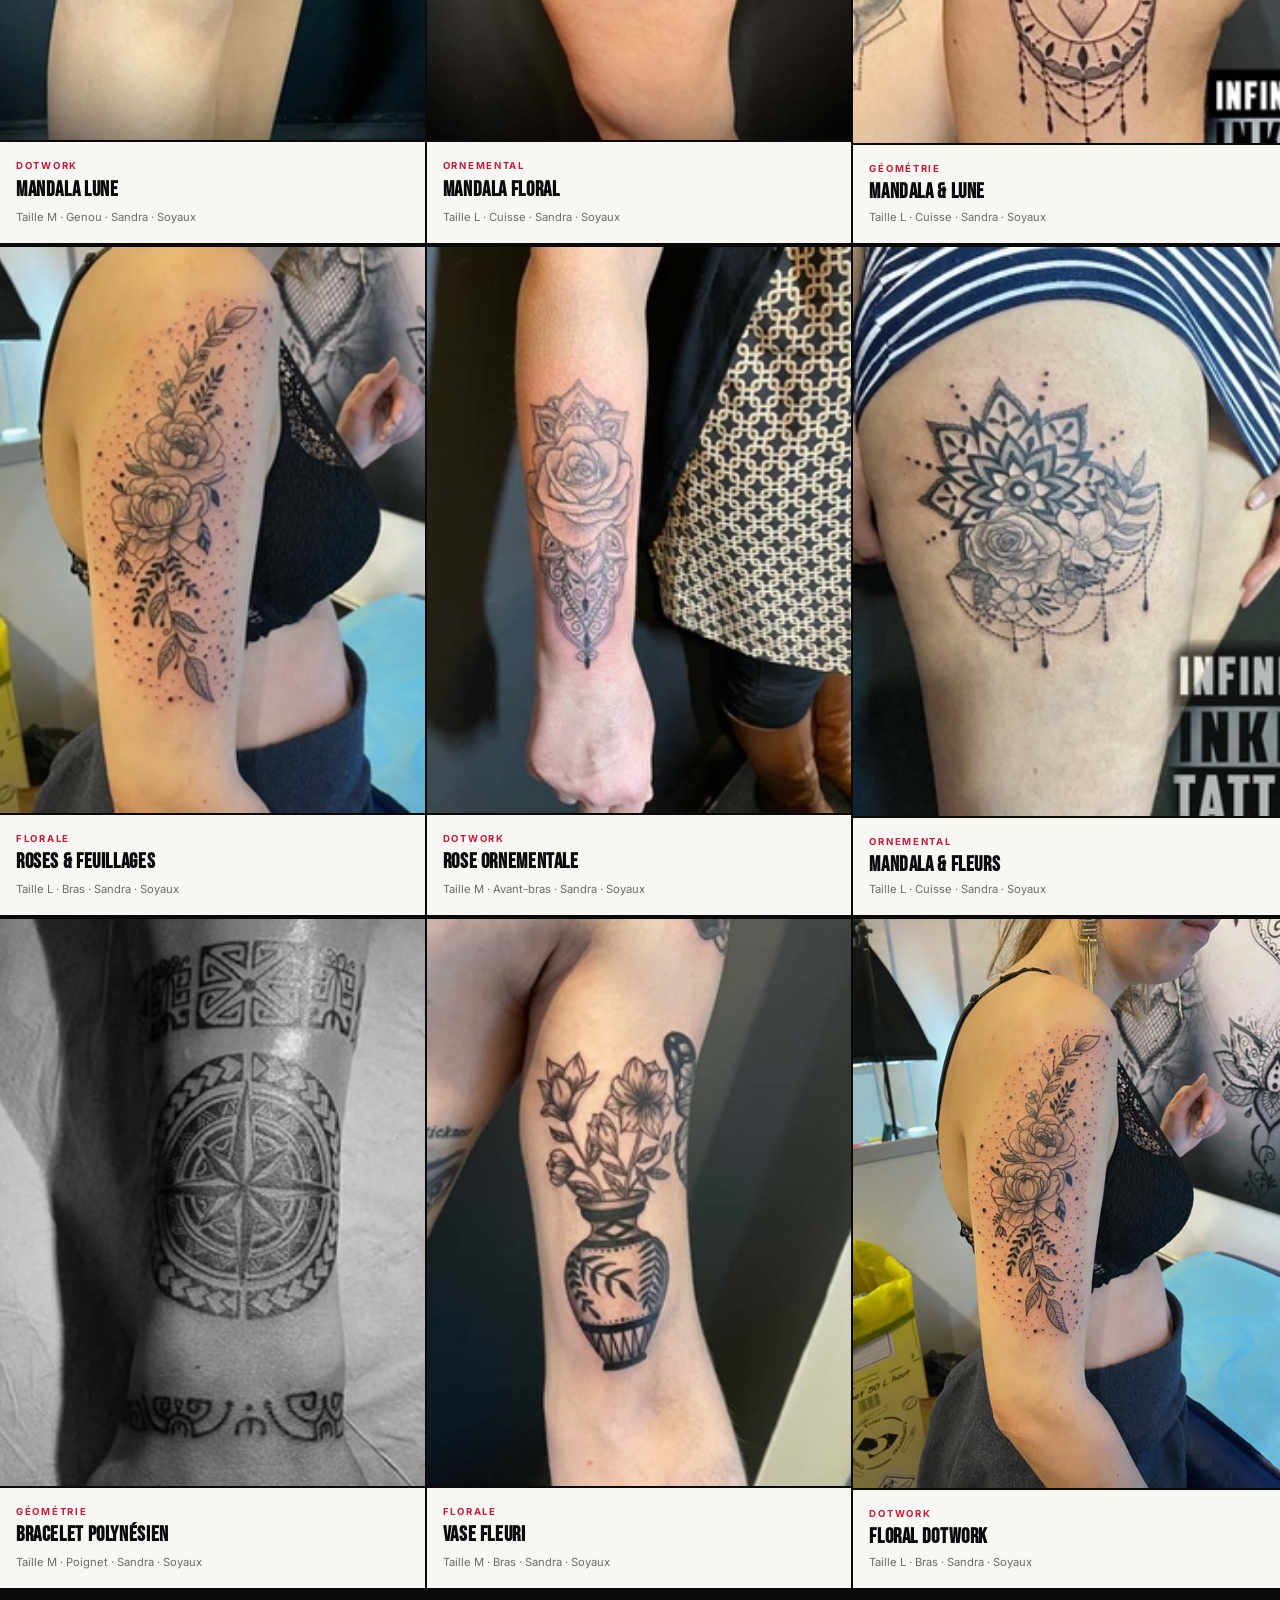
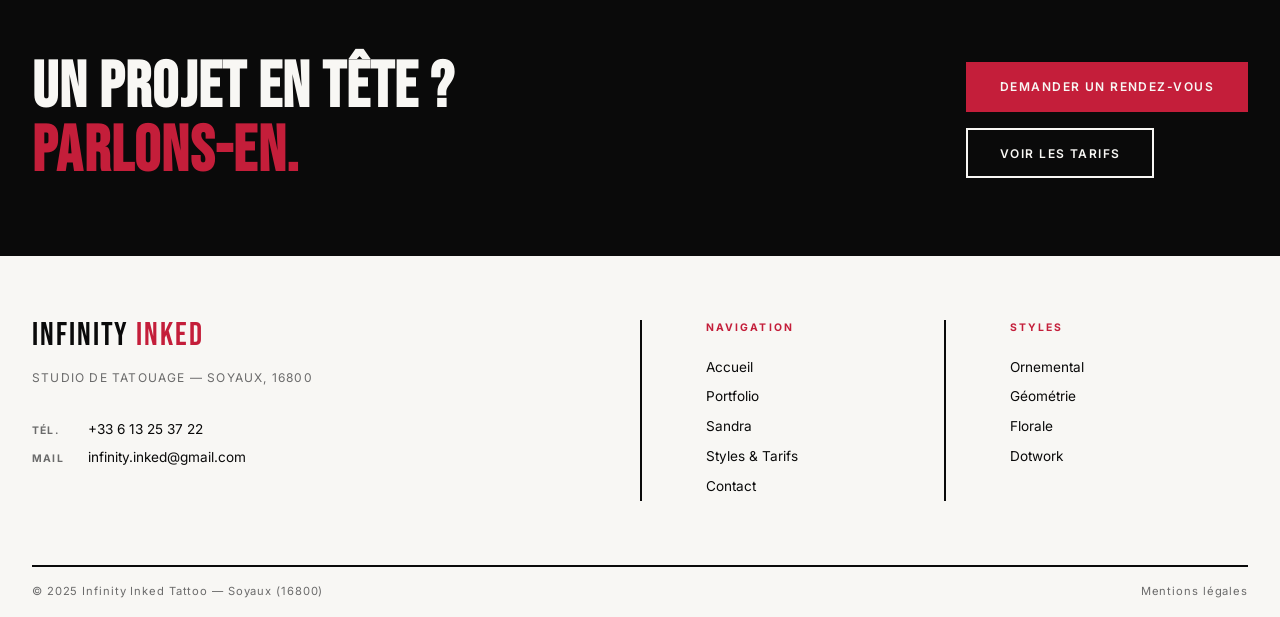
<file: portfolio.html>
<!DOCTYPE html>
<html lang="fr">
<head>
  <meta charset="UTF-8" />
  <meta name="viewport" content="width=device-width, initial-scale=1.0" />
  <title>Portfolio — Infinity Inked Tattoo, Soyaux</title>
  <meta name="description" content="Portfolio de tatouages de Sandra — studio Infinity Inked à Soyaux (16800). Ornemental, géométrie, florale, dotwork. Chaque réalisation, une pièce unique." />
  <meta name="keywords" content="portfolio tatouage Soyaux, tatouage ornemental Angoulême, dotwork géométrie floral tattoo Sandra 16800" />
  <link rel="canonical" href="https://infinity-inked.fr/portfolio.html" />
  <link rel="stylesheet" href="css/style.css" />
  <link rel="preconnect" href="https://fonts.googleapis.com" />
  <link rel="preconnect" href="https://fonts.gstatic.com" crossorigin />
  <link href="https://fonts.googleapis.com/css2?family=Bebas+Neue&family=Inter:wght@300;400;500;600&display=swap" rel="stylesheet" />
</head>
<body>

  <!-- ========== NAVIGATION ========== -->
  <header class="nav" role="banner">
    <div class="container">
      <div class="nav__inner">
        <a href="index.html" class="nav__logo" aria-label="Infinity Inked Tattoo — Accueil">
          Infinity<span>&nbsp;Inked</span>
        </a>
        <nav class="nav__links" aria-label="Navigation principale">
          <a href="index.html">Accueil</a>
          <a href="portfolio.html" class="active">Portfolio</a>
          <a href="sandra.html">Sandra</a>
          <a href="styles-tarifs.html">Styles &amp; Tarifs</a>
          <a href="contact.html" class="nav__cta">Contact</a>
        </nav>
        <button class="nav__burger" aria-label="Ouvrir le menu" aria-expanded="false" aria-controls="mobile-nav">
          <span></span><span></span><span></span>
        </button>
      </div>
    </div>
    <nav id="mobile-nav" class="nav__mobile" aria-label="Navigation mobile">
      <a href="index.html">Accueil</a>
      <a href="portfolio.html" class="active">Portfolio</a>
      <a href="sandra.html">Sandra</a>
      <a href="styles-tarifs.html">Styles &amp; Tarifs</a>
      <a href="contact.html">Contact</a>
    </nav>
  </header>

  <main>

    <!-- ========== EN-TÊTE PAGE ========== -->
    <div class="page-header" aria-labelledby="page-title">
      <div class="container">
        <span class="page-header__label">Infinity Inked — Soyaux, 16800</span>
        <h1 class="page-header__title" id="page-title">Portfolio</h1>
        <p class="page-header__sub">
          Chaque tatouage est une commande unique. Pas de copier-coller, pas de flashs réchauffés — Sandra crée pour vous, avec vous.
        </p>
      </div>
    </div>

    <!-- ========== FILTRES ========== -->
    <div class="container">
      <div class="filter-bar" role="group" aria-label="Filtrer par style">
        <span class="filter-bar__label">Filtrer :</span>
        <button class="filter-btn active" data-filter="all">Tout voir</button>
        <button class="filter-btn" data-filter="ornemental">Ornemental</button>
        <button class="filter-btn" data-filter="geometrie">Géométrie</button>
        <button class="filter-btn" data-filter="florale">Florale</button>
        <button class="filter-btn" data-filter="dotwork">Dotwork</button>
      </div>
    </div>

    <!-- ========== GALERIE ========== -->
    <section aria-label="Galerie de tatouages">
      <div class="gallery">

        <!-- Ornemental 1 -->
        <article class="gallery-item" data-style="ornemental">
          <div class="gallery-item__photo">
            <div class="photo-placeholder" aria-label="Tatouage ornemental — madone et mandala sur avant-bras">
              <img src="img/Ornemental-1.jpg" alt="Tatouage ornemental — madone et mandala sur avant-bras" loading="lazy" />
            </div>
          </div>
          <div class="gallery-item__info">
            <span class="gallery-item__style">Ornemental</span>
            <h2 class="gallery-item__title">Madone & mandala</h2>
            <p class="gallery-item__meta">Taille M · Avant-bras · Sandra · Soyaux</p>
          </div>
        </article>

        <!-- Géométrie 1 -->
        <article class="gallery-item" data-style="geometrie">
          <div class="gallery-item__photo">
            <div class="photo-placeholder" aria-label="Tatouage géométrique — fleurs dans un losange sur le mollet">
              <img src="img/Fleur%20dans%20losange.jpg" alt="Tatouage géométrique — fleurs de cerisier dans un losange noir sur le mollet" loading="lazy" />
            </div>
          </div>
          <div class="gallery-item__info">
            <span class="gallery-item__style">Géométrie</span>
            <h2 class="gallery-item__title">Fleurs en losange</h2>
            <p class="gallery-item__meta">Taille S · Mollet · Sandra · Soyaux</p>
          </div>
        </article>

        <!-- Florale 1 -->
        <article class="gallery-item" data-style="florale">
          <div class="gallery-item__photo">
            <div class="photo-placeholder" aria-label="Tatouage floral — composition de roses sur avant-bras">
              <img src="img/2%20fleurs.jpg" alt="Tatouage floral — bouquet de roses sur avant-bras, trait fin" loading="lazy" />
            </div>
          </div>
          <div class="gallery-item__info">
            <span class="gallery-item__style">Florale</span>
            <h2 class="gallery-item__title">Composition florale</h2>
            <p class="gallery-item__meta">Taille M · Avant-bras · Sandra · Soyaux</p>
          </div>
        </article>

        <!-- Dotwork 1 -->
        <article class="gallery-item" data-style="dotwork">
          <div class="gallery-item__photo">
            <div class="photo-placeholder" aria-label="Tatouage dotwork — mandala lune sur le genou">
              <img src="img/Mandala%20lune.jpg" alt="Tatouage dotwork — mandala lune sur le genou" loading="lazy" />
            </div>
          </div>
          <div class="gallery-item__info">
            <span class="gallery-item__style">Dotwork</span>
            <h2 class="gallery-item__title">Mandala lune</h2>
            <p class="gallery-item__meta">Taille M · Genou · Sandra · Soyaux</p>
          </div>
        </article>

        <!-- Ornemental 2 -->
        <article class="gallery-item" data-style="ornemental">
          <div class="gallery-item__photo">
            <div class="photo-placeholder" aria-label="Tatouage ornemental — grand mandala floral sur la cuisse">
              <img src="img/Mandala%20fleur.jpg" alt="Tatouage ornemental — grand mandala floral sur la cuisse" loading="lazy" />
            </div>
          </div>
          <div class="gallery-item__info">
            <span class="gallery-item__style">Ornemental</span>
            <h2 class="gallery-item__title">Mandala floral</h2>
            <p class="gallery-item__meta">Taille L · Cuisse · Sandra · Soyaux</p>
          </div>
        </article>

        <!-- Géométrie 2 -->
        <article class="gallery-item" data-style="geometrie">
          <div class="gallery-item__photo">
            <div class="photo-placeholder" aria-label="Tatouage géométrique — mandala et lune sur la cuisse">
              <img src="img/Mandala.jpg" alt="Tatouage géométrique — mandala et lune suspendus sur la cuisse" loading="lazy" />
            </div>
          </div>
          <div class="gallery-item__info">
            <span class="gallery-item__style">Géométrie</span>
            <h2 class="gallery-item__title">Mandala & lune</h2>
            <p class="gallery-item__meta">Taille L · Cuisse · Sandra · Soyaux</p>
          </div>
        </article>

        <!-- Florale 2 -->
        <article class="gallery-item" data-style="florale">
          <div class="gallery-item__photo">
            <div class="photo-placeholder" aria-label="Tatouage floral — roses et feuillages dotwork sur le bras">
              <img src="img/Roses.jpg" alt="Tatouage floral — roses, feuillages et dotwork sur le bras" loading="lazy" />
            </div>
          </div>
          <div class="gallery-item__info">
            <span class="gallery-item__style">Florale</span>
            <h2 class="gallery-item__title">Roses & feuillages</h2>
            <p class="gallery-item__meta">Taille L · Bras · Sandra · Soyaux</p>
          </div>
        </article>

        <!-- Dotwork 2 -->
        <article class="gallery-item" data-style="dotwork">
          <div class="gallery-item__photo">
            <div class="photo-placeholder" aria-label="Tatouage dotwork — rose ornementale sur avant-bras">
              <img src="img/Mandala%20et%20rose.jpg" alt="Tatouage dotwork — rose et mandala ornemental sur avant-bras" loading="lazy" />
            </div>
          </div>
          <div class="gallery-item__info">
            <span class="gallery-item__style">Dotwork</span>
            <h2 class="gallery-item__title">Rose ornementale</h2>
            <p class="gallery-item__meta">Taille M · Avant-bras · Sandra · Soyaux</p>
          </div>
        </article>

        <!-- Ornemental 3 -->
        <article class="gallery-item" data-style="ornemental">
          <div class="gallery-item__photo">
            <div class="photo-placeholder" aria-label="Tatouage ornemental — mandala et fleurs sur la cuisse">
              <img src="img/Florale.jpg" alt="Tatouage ornemental — mandala et fleurs sur la cuisse" loading="lazy" />
            </div>
          </div>
          <div class="gallery-item__info">
            <span class="gallery-item__style">Ornemental</span>
            <h2 class="gallery-item__title">Mandala & fleurs</h2>
            <p class="gallery-item__meta">Taille L · Cuisse · Sandra · Soyaux</p>
          </div>
        </article>

        <!-- Géométrie 3 -->
        <article class="gallery-item" data-style="geometrie">
          <div class="gallery-item__photo">
            <div class="photo-placeholder" aria-label="Tatouage géométrique — bracelet polynésien au poignet">
              <img src="img/a.jpg" alt="Tatouage géométrique — bracelet polynésien et rose des vents au poignet" loading="lazy" />
            </div>
          </div>
          <div class="gallery-item__info">
            <span class="gallery-item__style">Géométrie</span>
            <h2 class="gallery-item__title">Bracelet polynésien</h2>
            <p class="gallery-item__meta">Taille M · Poignet · Sandra · Soyaux</p>
          </div>
        </article>

        <!-- Florale 3 -->
        <article class="gallery-item" data-style="florale">
          <div class="gallery-item__photo">
            <div class="photo-placeholder" aria-label="Tatouage floral — vase grec fleuri sur le bras">
              <img src="img/Fleurs.jpg" alt="Tatouage floral — vase ornemental avec fleurs en blackwork sur le bras" loading="lazy" />
            </div>
          </div>
          <div class="gallery-item__info">
            <span class="gallery-item__style">Florale</span>
            <h2 class="gallery-item__title">Vase fleuri</h2>
            <p class="gallery-item__meta">Taille M · Bras · Sandra · Soyaux</p>
          </div>
        </article>

        <!-- Dotwork 3 -->
        <article class="gallery-item" data-style="dotwork">
          <div class="gallery-item__photo">
            <div class="photo-placeholder" aria-label="Tatouage dotwork — roses et dotwork sur le bras">
              <img src="img/Roses_1.jpg" alt="Tatouage dotwork — composition florale avec spray de points sur le bras" loading="lazy" />
            </div>
          </div>
          <div class="gallery-item__info">
            <span class="gallery-item__style">Dotwork</span>
            <h2 class="gallery-item__title">Floral dotwork</h2>
            <p class="gallery-item__meta">Taille L · Bras · Sandra · Soyaux</p>
          </div>
        </article>

      </div>
    </section>

    <!-- ========== CTA PORTFOLIO ========== -->
    <section class="cta-band" aria-label="Prendre rendez-vous">
      <div class="container">
        <div class="cta-band__inner">
          <h2 class="cta-band__title">
            Un projet en tête ?<br />
            <em>Parlons-en.</em>
          </h2>
          <div style="display:flex;flex-direction:column;gap:1rem;align-items:flex-start">
            <a href="contact.html" class="btn btn--accent">Demander un rendez-vous</a>
            <a href="styles-tarifs.html" class="btn btn--outline">Voir les tarifs</a>
          </div>
        </div>
      </div>
    </section>

  </main>

  <!-- ========== FOOTER ========== -->
  <footer class="footer" role="contentinfo">
    <div class="container">
      <div class="footer__grid">
        <div class="footer__col">
          <p class="footer__logo">Infinity<span>&nbsp;Inked</span></p>
          <p class="footer__tagline">Studio de tatouage — Soyaux, 16800</p>
          <div class="footer__contact-item">
            <strong>Tél.</strong>
            <a href="tel:+33613253722">+33 6 13 25 37 22</a>
          </div>
          <div class="footer__contact-item">
            <strong>Mail</strong>
            <a href="mailto:infinity.inked@gmail.com">infinity.inked@gmail.com</a>
          </div>
        </div>
        <div class="footer__col">
          <p class="footer__nav-title">Navigation</p>
          <nav class="footer__nav-links">
            <a href="index.html">Accueil</a>
            <a href="portfolio.html">Portfolio</a>
            <a href="sandra.html">Sandra</a>
            <a href="styles-tarifs.html">Styles &amp; Tarifs</a>
            <a href="contact.html">Contact</a>
          </nav>
        </div>
        <div class="footer__col">
          <p class="footer__nav-title">Styles</p>
          <nav class="footer__nav-links">
            <a href="styles-tarifs.html#ornemental">Ornemental</a>
            <a href="styles-tarifs.html#geometrie">Géométrie</a>
            <a href="styles-tarifs.html#florale">Florale</a>
            <a href="styles-tarifs.html#dotwork">Dotwork</a>
          </nav>
        </div>
      </div>
      <div class="footer__bottom">
        <p>&copy; 2025 Infinity Inked Tattoo — Soyaux (16800)</p>
        <div style="display:flex;gap:1.5rem">
          <a href="contact.html#mentions">Mentions légales</a>
        </div>
      </div>
    </div>
  </footer>

  <script src="js/main.js"></script>
</body>
</html>
</file>
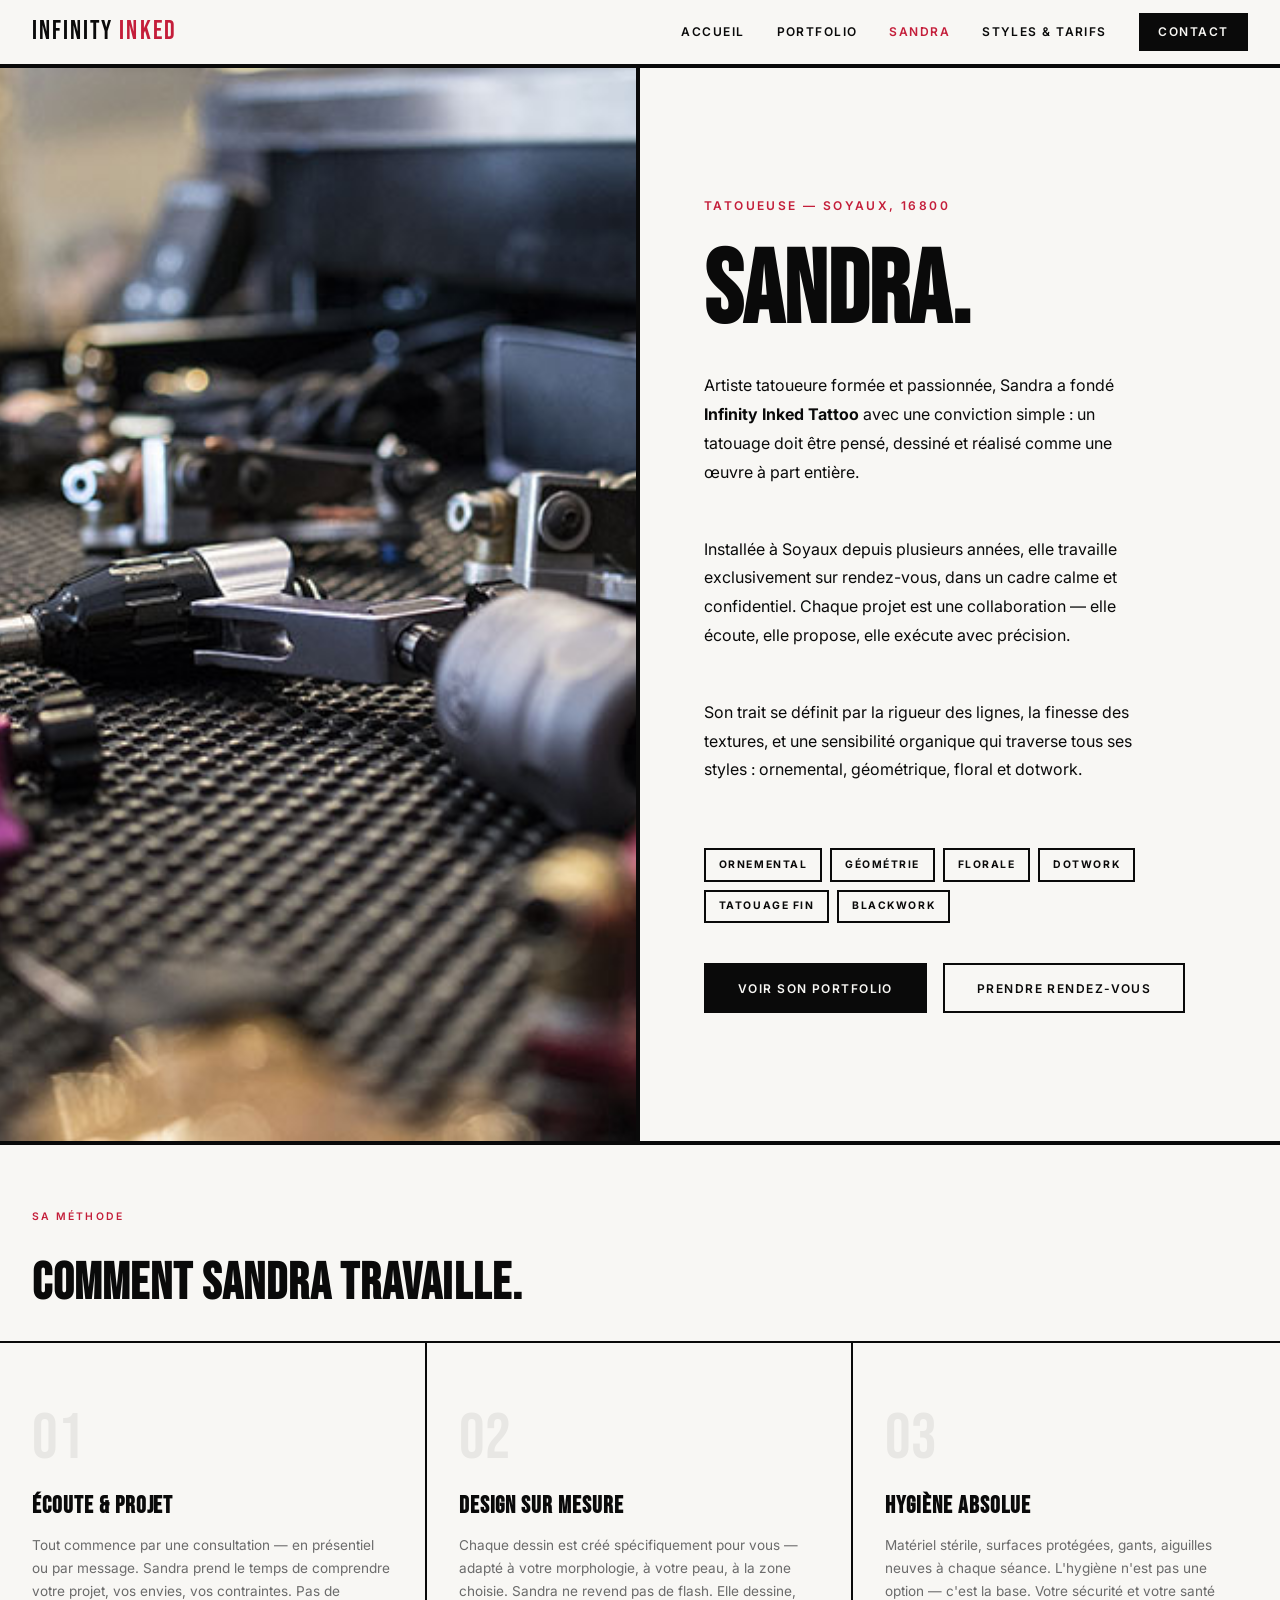
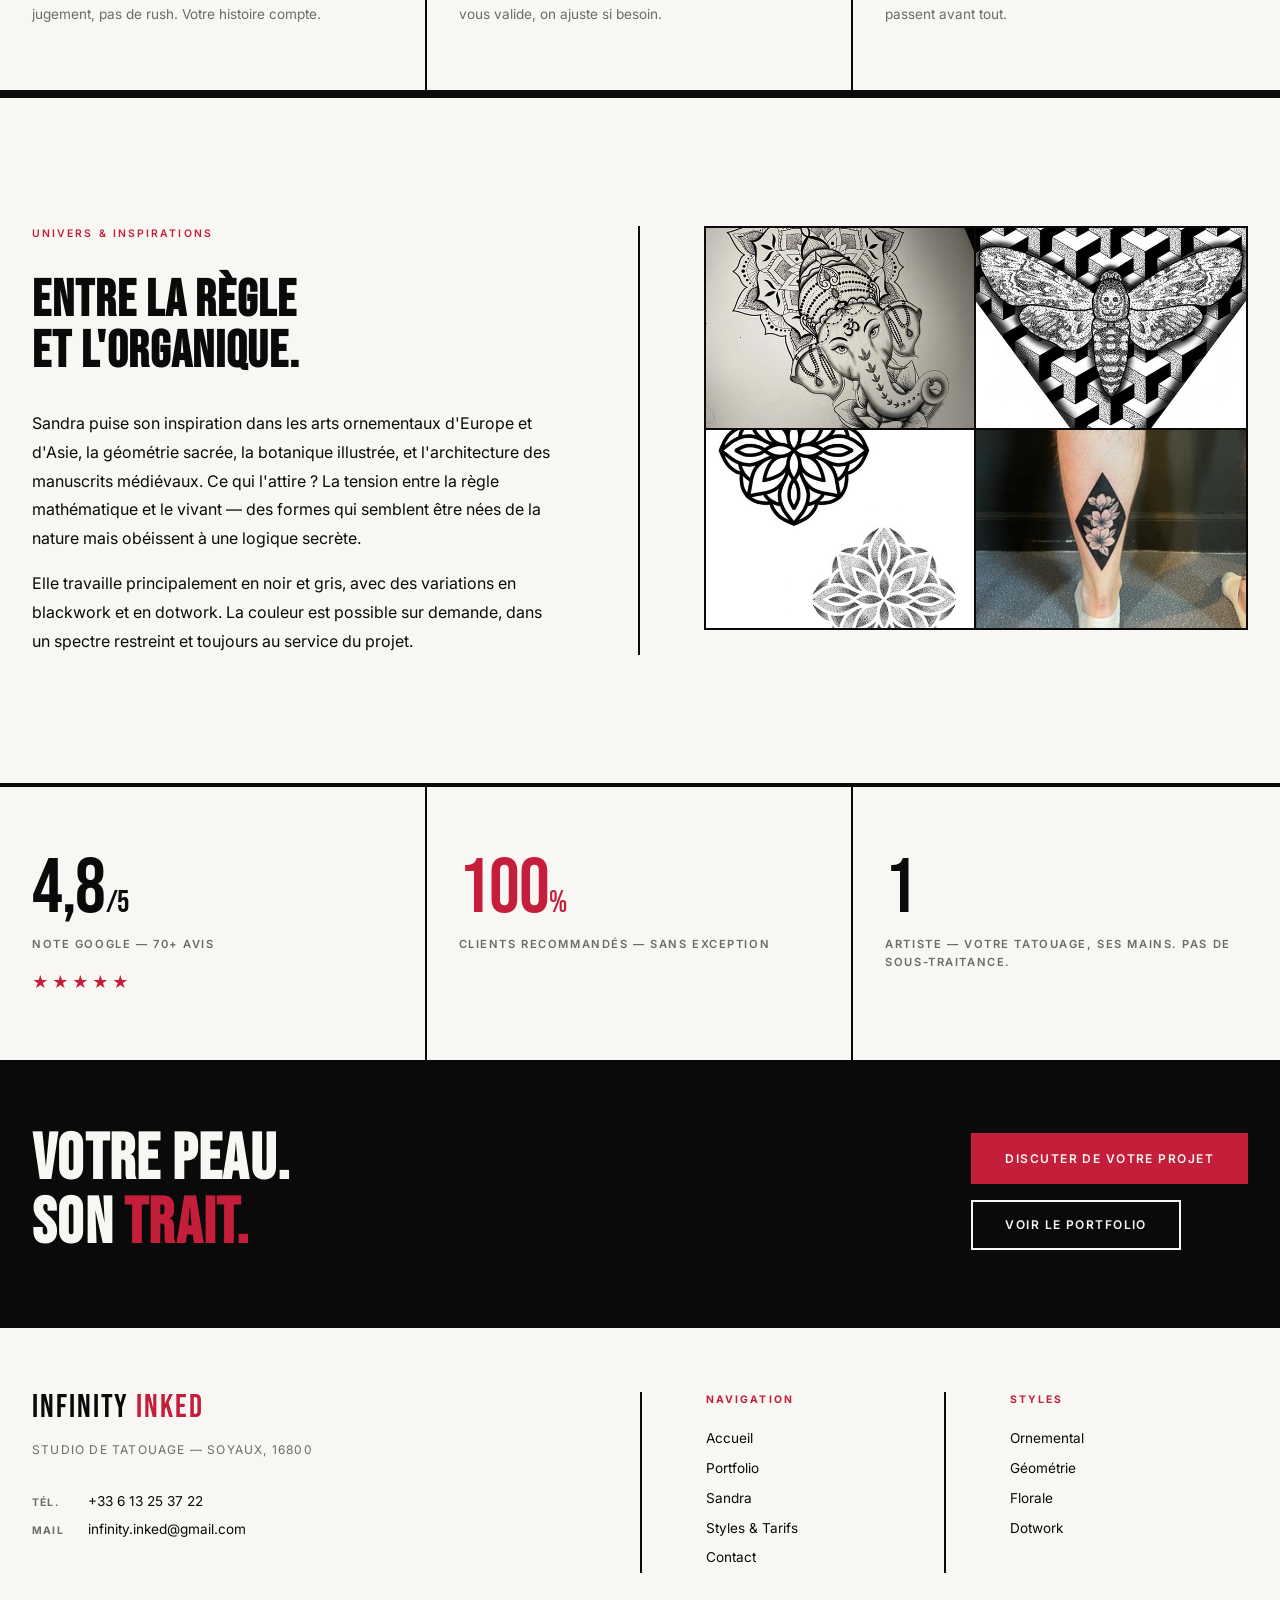
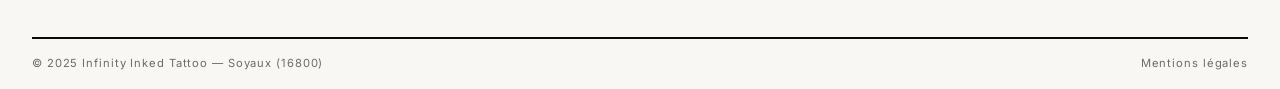
<file: sandra.html>
<!DOCTYPE html>
<html lang="fr">
<head>
  <meta charset="UTF-8" />
  <meta name="viewport" content="width=device-width, initial-scale=1.0" />
  <title>Sandra — Tatoueuse à Soyaux | Infinity Inked Tattoo</title>
  <meta name="description" content="Découvrez Sandra, tatoueuse spécialisée en ornemental, géométrie, florale et dotwork à Soyaux (16800), près d'Angoulême. Son approche, sa philosophie, son univers." />
  <meta name="keywords" content="tattoo artist Sandra Soyaux, tatoueuse Angoulême, ornemental géométrie dotwork florale, Infinity Inked" />
  <link rel="canonical" href="https://infinity-inked.fr/sandra.html" />
  <link rel="stylesheet" href="css/style.css" />
  <link rel="preconnect" href="https://fonts.googleapis.com" />
  <link rel="preconnect" href="https://fonts.gstatic.com" crossorigin />
  <link href="https://fonts.googleapis.com/css2?family=Bebas+Neue&family=Inter:wght@300;400;500;600&display=swap" rel="stylesheet" />
</head>
<body>

  <!-- ========== NAVIGATION ========== -->
  <header class="nav" role="banner">
    <div class="container">
      <div class="nav__inner">
        <a href="index.html" class="nav__logo" aria-label="Infinity Inked Tattoo — Accueil">
          Infinity<span>&nbsp;Inked</span>
        </a>
        <nav class="nav__links" aria-label="Navigation principale">
          <a href="index.html">Accueil</a>
          <a href="portfolio.html">Portfolio</a>
          <a href="sandra.html" class="active">Sandra</a>
          <a href="styles-tarifs.html">Styles &amp; Tarifs</a>
          <a href="contact.html" class="nav__cta">Contact</a>
        </nav>
        <button class="nav__burger" aria-label="Ouvrir le menu" aria-expanded="false" aria-controls="mobile-nav">
          <span></span><span></span><span></span>
        </button>
      </div>
    </div>
    <nav id="mobile-nav" class="nav__mobile" aria-label="Navigation mobile">
      <a href="index.html">Accueil</a>
      <a href="portfolio.html">Portfolio</a>
      <a href="sandra.html" class="active">Sandra</a>
      <a href="styles-tarifs.html">Styles &amp; Tarifs</a>
      <a href="contact.html">Contact</a>
    </nav>
  </header>

  <main>

    <!-- ========== ARTIST HERO ========== -->
    <section class="artist-hero" aria-labelledby="artist-name">
      <div class="artist-hero__grid">
        <div class="artist-hero__photo">
          <div class="photo-placeholder" style="min-height:600px" aria-label="Machines à tatouer — studio Infinity Inked Soyaux">
            <img src="img/Informations-pratiques-de-votre-tatoueuse.jpg" alt="Machines à tatouer professionnelles — studio Infinity Inked, Soyaux" loading="eager" style="position:absolute;inset:0;width:100%;height:100%;object-fit:cover;object-position:center;" />
          </div>
        </div>

        <div class="artist-hero__text">
          <span class="artist-hero__role">Tatoueuse — Soyaux, 16800</span>
          <h1 class="artist-hero__name" id="artist-name">Sandra.</h1>
          <p class="artist-hero__bio">
            Artiste tatoueure formée et passionnée, Sandra a fondé <strong>Infinity Inked Tattoo</strong> avec une conviction simple : un tatouage doit être pensé, dessiné et réalisé comme une œuvre à part entière.
          </p>
          <p class="artist-hero__bio" style="margin-top:1rem">
            Installée à Soyaux depuis plusieurs années, elle travaille exclusivement sur rendez-vous, dans un cadre calme et confidentiel. Chaque projet est une collaboration — elle écoute, elle propose, elle exécute avec précision.
          </p>
          <p class="artist-hero__bio" style="margin-top:1rem">
            Son trait se définit par la rigueur des lignes, la finesse des textures, et une sensibilité organique qui traverse tous ses styles : ornemental, géométrique, floral et dotwork.
          </p>

          <div class="specialties" style="margin-top:2rem">
            <span class="specialty-tag">Ornemental</span>
            <span class="specialty-tag">Géométrie</span>
            <span class="specialty-tag">Florale</span>
            <span class="specialty-tag">Dotwork</span>
            <span class="specialty-tag">Tatouage fin</span>
            <span class="specialty-tag">Blackwork</span>
          </div>

          <div style="margin-top:2.5rem;display:flex;gap:1rem;flex-wrap:wrap">
            <a href="portfolio.html" class="btn btn--primary">Voir son portfolio</a>
            <a href="contact.html" class="btn btn--outline">Prendre rendez-vous</a>
          </div>
        </div>
      </div>
    </section>

    <!-- ========== APPROCHE ========== -->
    <section class="approach" aria-labelledby="approche-title">
      <div class="container" style="padding-top:var(--space-lg);padding-bottom:0">
        <span class="section-label">Sa méthode</span>
        <h2 class="section-title" id="approche-title">Comment Sandra travaille.</h2>
      </div>

      <div class="approach__grid" style="margin-top:0;border-top:2px solid #0A0A0A">
        <div class="approach-item">
          <div class="approach-item__num">01</div>
          <h3 class="approach-item__title">Écoute &amp; projet</h3>
          <p class="approach-item__text">
            Tout commence par une consultation — en présentiel ou par message. Sandra prend le temps de comprendre votre projet, vos envies, vos contraintes. Pas de jugement, pas de rush. Votre histoire compte.
          </p>
        </div>

        <div class="approach-item">
          <div class="approach-item__num">02</div>
          <h3 class="approach-item__title">Design sur mesure</h3>
          <p class="approach-item__text">
            Chaque dessin est créé spécifiquement pour vous — adapté à votre morphologie, à votre peau, à la zone choisie. Sandra ne revend pas de flash. Elle dessine, vous valide, on ajuste si besoin.
          </p>
        </div>

        <div class="approach-item">
          <div class="approach-item__num">03</div>
          <h3 class="approach-item__title">Hygiène absolue</h3>
          <p class="approach-item__text">
            Matériel stérile, surfaces protégées, gants, aiguilles neuves à chaque séance. L'hygiène n'est pas une option — c'est la base. Votre sécurité et votre santé passent avant tout.
          </p>
        </div>
      </div>
    </section>

    <!-- ========== UNIVERS / INSPIRATIONS ========== -->
    <section style="border-bottom:4px solid #0A0A0A;border-top:4px solid #0A0A0A;margin-top:0" aria-labelledby="univers-title">
      <div class="container" style="padding-top:var(--space-xl);padding-bottom:var(--space-xl)">
        <div style="display:grid;grid-template-columns:1fr 1fr;gap:0;align-items:start">
          <div style="border-right:2px solid #0A0A0A;padding-right:var(--space-lg)">
            <span class="section-label">Univers &amp; inspirations</span>
            <h2 class="section-title" id="univers-title">Entre la règle<br />et l'organique.</h2>
            <p class="section-body" style="margin-top:1rem">
              Sandra puise son inspiration dans les arts ornementaux d'Europe et d'Asie, la géométrie sacrée, la botanique illustrée, et l'architecture des manuscrits médiévaux. Ce qui l'attire ? La tension entre la règle mathématique et le vivant — des formes qui semblent être nées de la nature mais obéissent à une logique secrète.
            </p>
            <p class="section-body" style="margin-top:1rem">
              Elle travaille principalement en noir et gris, avec des variations en blackwork et en dotwork. La couleur est possible sur demande, dans un spectre restreint et toujours au service du projet.
            </p>
          </div>

          <div style="padding-left:var(--space-lg)">
            <div style="display:grid;grid-template-columns:1fr 1fr;gap:0;border:2px solid #0A0A0A">
              <div class="photo-placeholder" style="min-height:200px;border-right:2px solid #0A0A0A" aria-label="Flash — Ganesh et mandala, dessin ornemental">
                <img src="img/Flash%201.jpg" alt="Flash ornemental — Ganesh et mandala, dessin sur papier" loading="lazy" />
              </div>
              <div class="photo-placeholder" style="min-height:200px" aria-label="Flash — sphinx et géométrie cubique en dotwork">
                <img src="img/Flash.jpg" alt="Flash dotwork — sphinx sur fond géométrique cubique" loading="lazy" />
              </div>
              <div class="photo-placeholder" style="min-height:200px;border-top:2px solid #0A0A0A;border-right:2px solid #0A0A0A" aria-label="Flash — mandalas géométriques en dotwork">
                <img src="img/Flashs%202.jpg" alt="Flash géométrique — deux mandalas en contour et dotwork" loading="lazy" />
              </div>
              <div class="photo-placeholder" style="min-height:200px;border-top:2px solid #0A0A0A" aria-label="Tatouage — fleurs de cerisier dans un losange géométrique">
                <img src="img/Fleur%20dans%20losange.jpg" alt="Tatouage — fleurs de cerisier dans un losange noir, géométrie et floral" loading="lazy" />
              </div>
            </div>
          </div>
        </div>
      </div>
    </section>

    <!-- ========== CHIFFRES ========== -->
    <section style="border-bottom:4px solid #0A0A0A" aria-label="Chiffres clés">
      <div class="trust__grid">
        <div class="trust__item">
          <div class="trust__number">4,8<span style="font-size:0.4em">/5</span></div>
          <p class="trust__label">Note Google — 70+ avis</p>
          <div class="trust__stars" aria-label="4,8 étoiles sur 5">
            <span class="trust__star">★</span>
            <span class="trust__star">★</span>
            <span class="trust__star">★</span>
            <span class="trust__star">★</span>
            <span class="trust__star">★</span>
          </div>
        </div>
        <div class="trust__item">
          <div class="trust__number u-accent">100<span style="font-size:0.4em">%</span></div>
          <p class="trust__label">Clients recommandés — sans exception</p>
        </div>
        <div class="trust__item">
          <div class="trust__number">1</div>
          <p class="trust__label">Artiste — Votre tatouage, ses mains. Pas de sous-traitance.</p>
        </div>
      </div>
    </section>

    <!-- ========== CTA ========== -->
    <section class="cta-band" aria-label="Prendre rendez-vous">
      <div class="container">
        <div class="cta-band__inner">
          <h2 class="cta-band__title">
            Votre peau.<br />
            Son <em>trait.</em>
          </h2>
          <div style="display:flex;flex-direction:column;gap:1rem;align-items:flex-start">
            <a href="contact.html" class="btn btn--accent">Discuter de votre projet</a>
            <a href="portfolio.html" class="btn btn--outline">Voir le portfolio</a>
          </div>
        </div>
      </div>
    </section>

  </main>

  <!-- ========== FOOTER ========== -->
  <footer class="footer" role="contentinfo">
    <div class="container">
      <div class="footer__grid">
        <div class="footer__col">
          <p class="footer__logo">Infinity<span>&nbsp;Inked</span></p>
          <p class="footer__tagline">Studio de tatouage — Soyaux, 16800</p>
          <div class="footer__contact-item">
            <strong>Tél.</strong>
            <a href="tel:+33613253722">+33 6 13 25 37 22</a>
          </div>
          <div class="footer__contact-item">
            <strong>Mail</strong>
            <a href="mailto:infinity.inked@gmail.com">infinity.inked@gmail.com</a>
          </div>
        </div>
        <div class="footer__col">
          <p class="footer__nav-title">Navigation</p>
          <nav class="footer__nav-links">
            <a href="index.html">Accueil</a>
            <a href="portfolio.html">Portfolio</a>
            <a href="sandra.html">Sandra</a>
            <a href="styles-tarifs.html">Styles &amp; Tarifs</a>
            <a href="contact.html">Contact</a>
          </nav>
        </div>
        <div class="footer__col">
          <p class="footer__nav-title">Styles</p>
          <nav class="footer__nav-links">
            <a href="styles-tarifs.html#ornemental">Ornemental</a>
            <a href="styles-tarifs.html#geometrie">Géométrie</a>
            <a href="styles-tarifs.html#florale">Florale</a>
            <a href="styles-tarifs.html#dotwork">Dotwork</a>
          </nav>
        </div>
      </div>
      <div class="footer__bottom">
        <p>&copy; 2025 Infinity Inked Tattoo — Soyaux (16800)</p>
        <a href="contact.html#mentions">Mentions légales</a>
      </div>
    </div>
  </footer>

  <script src="js/main.js"></script>
</body>
</html>
</file>
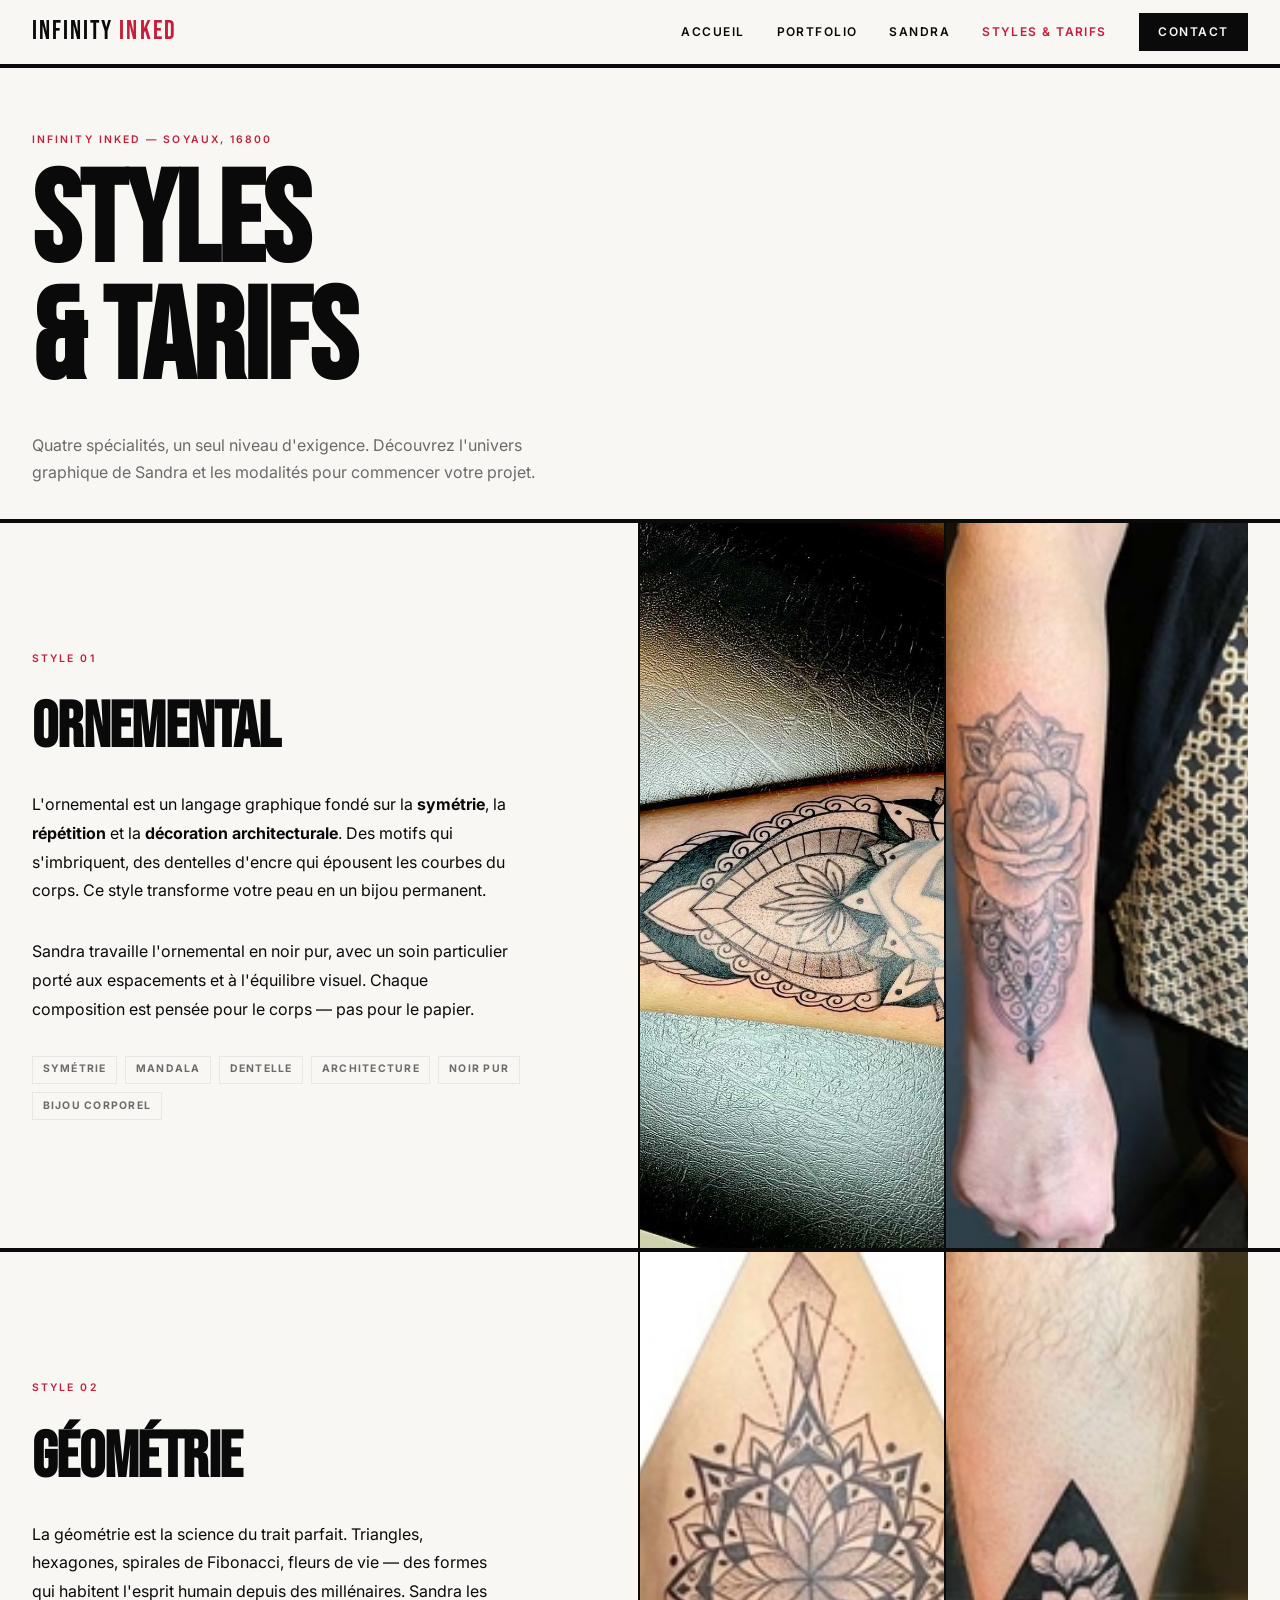
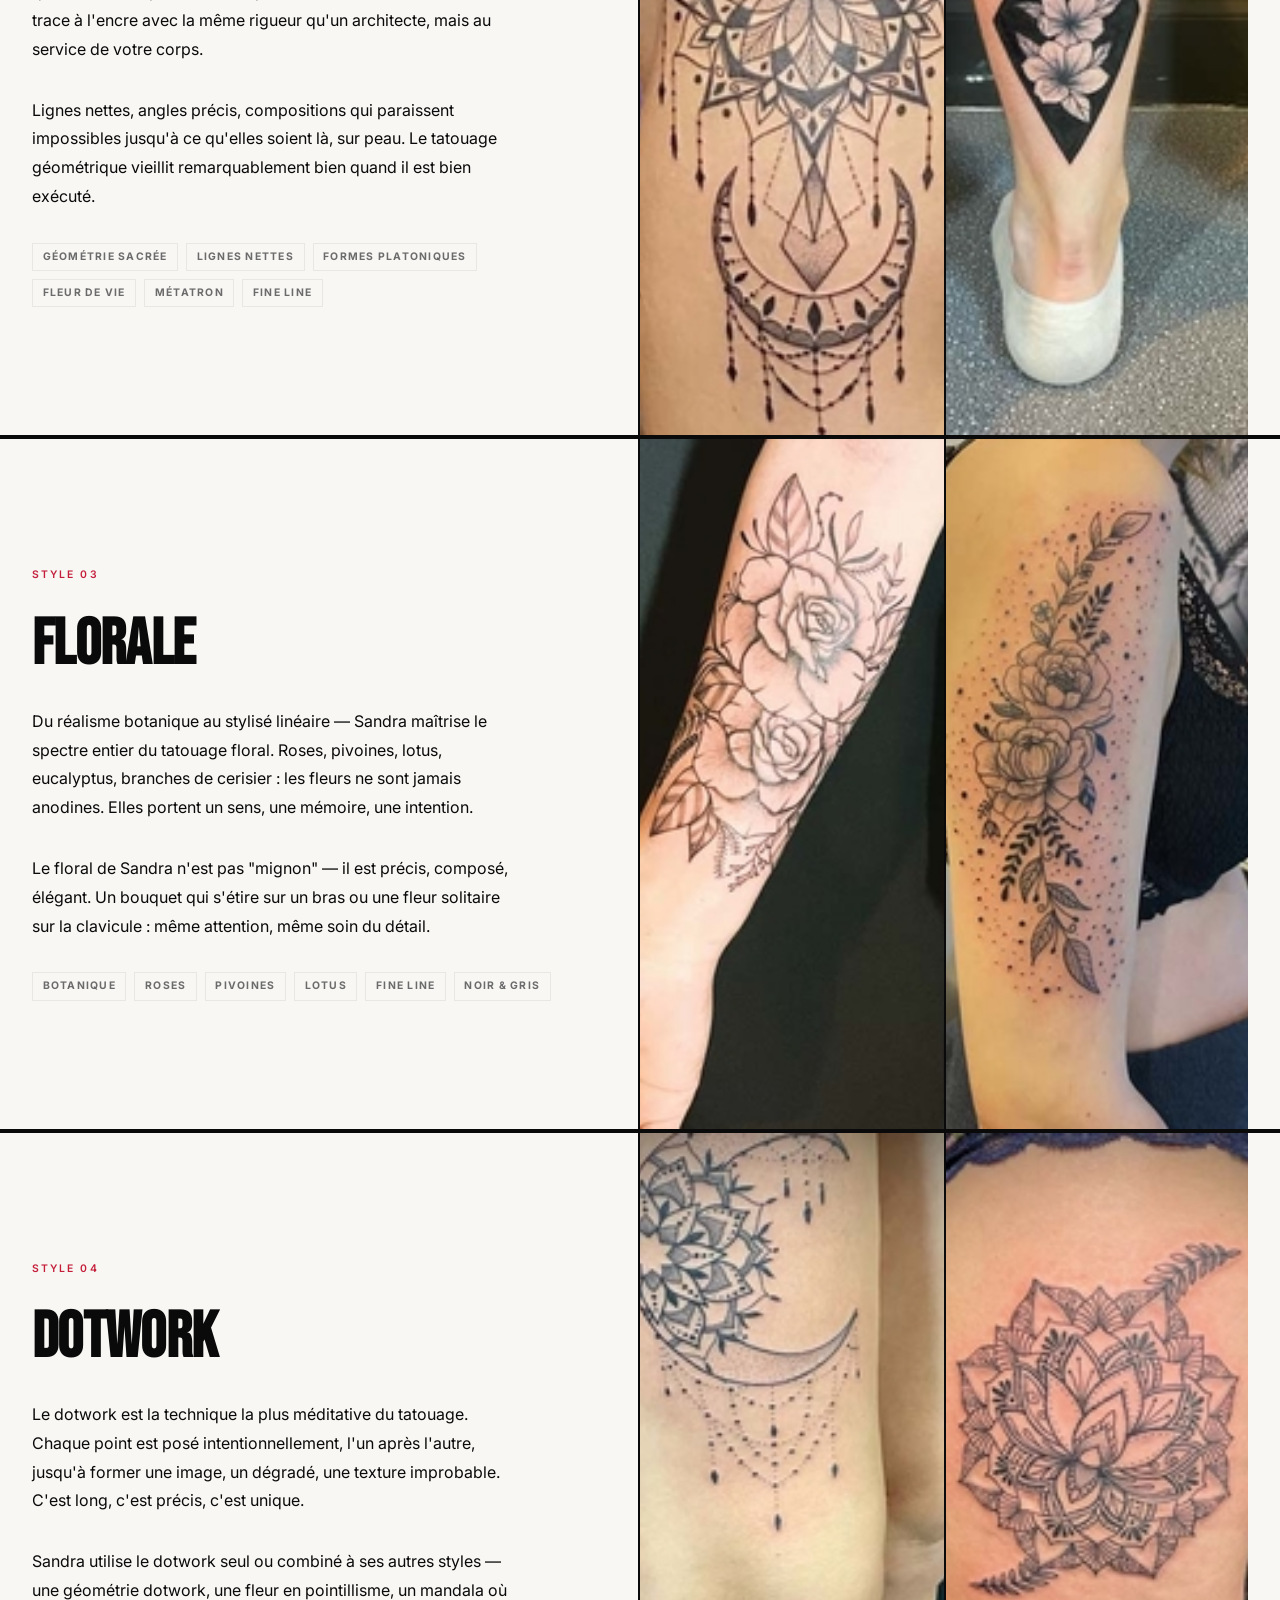
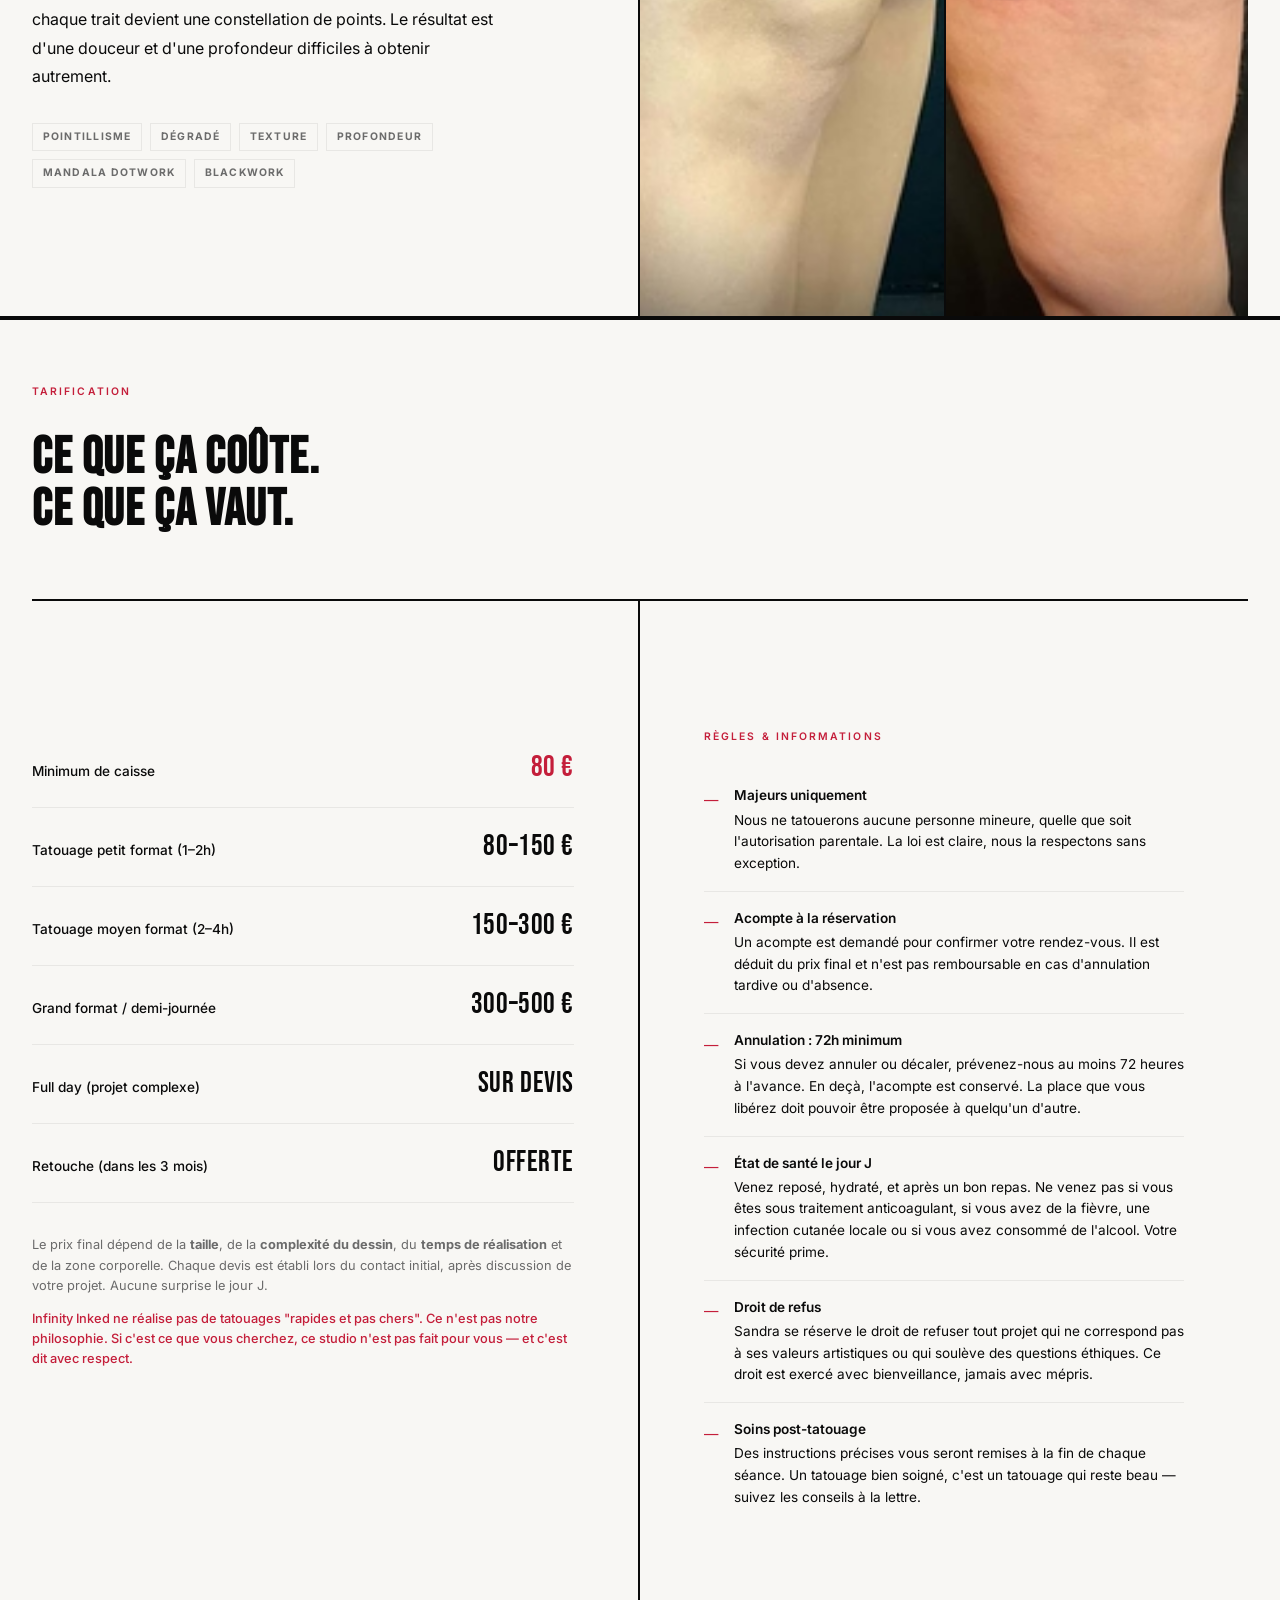
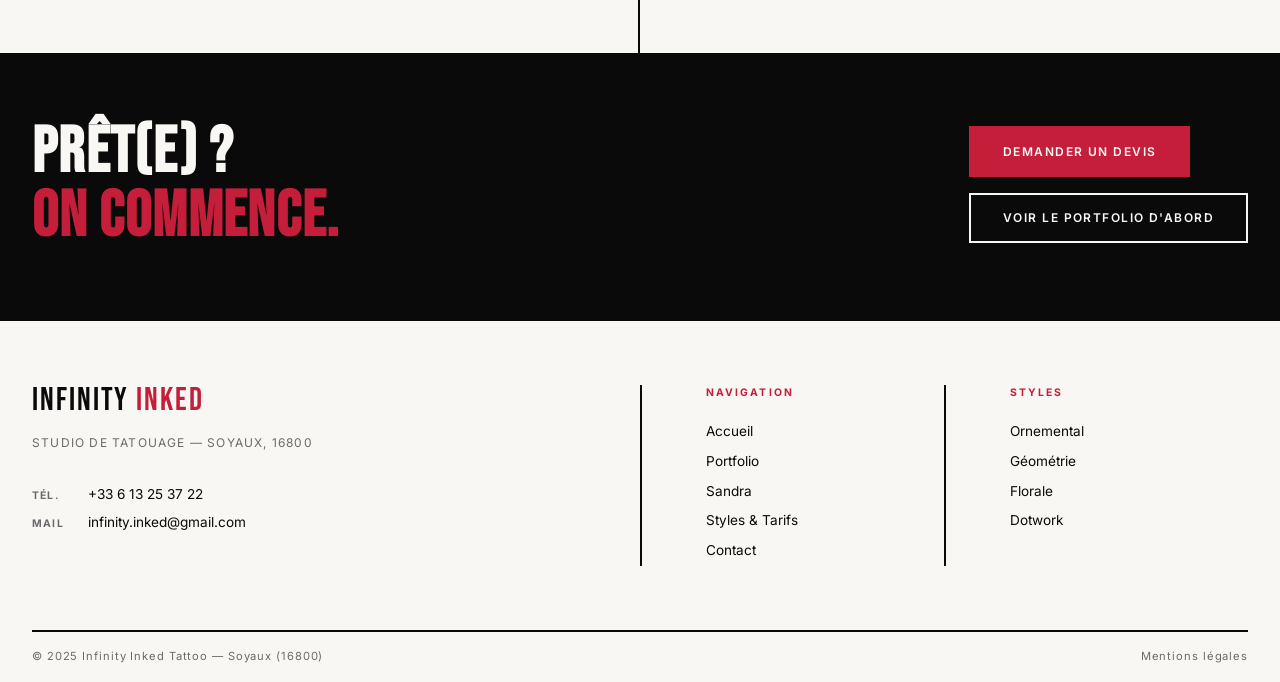
<file: styles-tarifs.html>
<!DOCTYPE html>
<html lang="fr">
<head>
  <meta charset="UTF-8" />
  <meta name="viewport" content="width=device-width, initial-scale=1.0" />
  <title>Styles &amp; Tarifs — Infinity Inked Tattoo, Soyaux</title>
  <meta name="description" content="Styles de tatouage proposés par Sandra à Soyaux (16800) : ornemental, géométrie, florale, dotwork. Tarifs, informations pratiques et règles du studio." />
  <meta name="keywords" content="tarifs tatouage Soyaux, prix tatouage Angoulême, ornemental géométrie florale dotwork tarif, studio tattoo 16800" />
  <link rel="canonical" href="https://infinity-inked.fr/styles-tarifs.html" />
  <link rel="stylesheet" href="css/style.css" />
  <link rel="preconnect" href="https://fonts.googleapis.com" />
  <link rel="preconnect" href="https://fonts.gstatic.com" crossorigin />
  <link href="https://fonts.googleapis.com/css2?family=Bebas+Neue&family=Inter:wght@300;400;500;600&display=swap" rel="stylesheet" />
</head>
<body>

  <!-- ========== NAVIGATION ========== -->
  <header class="nav" role="banner">
    <div class="container">
      <div class="nav__inner">
        <a href="index.html" class="nav__logo" aria-label="Infinity Inked Tattoo — Accueil">
          Infinity<span>&nbsp;Inked</span>
        </a>
        <nav class="nav__links" aria-label="Navigation principale">
          <a href="index.html">Accueil</a>
          <a href="portfolio.html">Portfolio</a>
          <a href="sandra.html">Sandra</a>
          <a href="styles-tarifs.html" class="active">Styles &amp; Tarifs</a>
          <a href="contact.html" class="nav__cta">Contact</a>
        </nav>
        <button class="nav__burger" aria-label="Ouvrir le menu" aria-expanded="false" aria-controls="mobile-nav">
          <span></span><span></span><span></span>
        </button>
      </div>
    </div>
    <nav id="mobile-nav" class="nav__mobile" aria-label="Navigation mobile">
      <a href="index.html">Accueil</a>
      <a href="portfolio.html">Portfolio</a>
      <a href="sandra.html">Sandra</a>
      <a href="styles-tarifs.html" class="active">Styles &amp; Tarifs</a>
      <a href="contact.html">Contact</a>
    </nav>
  </header>

  <main>

    <!-- ========== EN-TÊTE PAGE ========== -->
    <div class="page-header" aria-labelledby="page-title">
      <div class="container">
        <span class="page-header__label">Infinity Inked — Soyaux, 16800</span>
        <h1 class="page-header__title" id="page-title">Styles<br />&amp; Tarifs</h1>
        <p class="page-header__sub">
          Quatre spécialités, un seul niveau d'exigence. Découvrez l'univers graphique de Sandra et les modalités pour commencer votre projet.
        </p>
      </div>
    </div>

    <!-- ========== STYLE : ORNEMENTAL ========== -->
    <section class="style-section" id="ornemental" aria-labelledby="titre-ornemental">
      <div class="container">
        <div class="style-section__inner">
          <div class="style-section__content">
            <span class="section-label">Style 01</span>
            <h2 class="style-name" id="titre-ornemental">Ornemental</h2>
            <p class="style-desc">
              L'ornemental est un langage graphique fondé sur la <strong>symétrie</strong>, la <strong>répétition</strong> et la <strong>décoration architecturale</strong>. Des motifs qui s'imbriquent, des dentelles d'encre qui épousent les courbes du corps. Ce style transforme votre peau en un bijou permanent.
            </p>
            <p class="style-desc">
              Sandra travaille l'ornemental en noir pur, avec un soin particulier porté aux espacements et à l'équilibre visuel. Chaque composition est pensée pour le corps — pas pour le papier.
            </p>
            <div class="style-keywords">
              <span class="style-keyword">Symétrie</span>
              <span class="style-keyword">Mandala</span>
              <span class="style-keyword">Dentelle</span>
              <span class="style-keyword">Architecture</span>
              <span class="style-keyword">Noir pur</span>
              <span class="style-keyword">Bijou corporel</span>
            </div>
          </div>
          <div class="style-section__visual">
            <div class="photo-placeholder" aria-label="Tatouage ornemental — madone et mandala sur avant-bras">
              <img src="img/Ornemental-1.jpg" alt="Tatouage ornemental — madone et mandala sur avant-bras" loading="lazy" />
            </div>
            <div class="photo-placeholder" aria-label="Tatouage ornemental — rose et mandala sur avant-bras">
              <img src="img/Mandala%20et%20rose.jpg" alt="Tatouage ornemental — rose et mandala sur avant-bras" loading="lazy" />
            </div>
          </div>
        </div>
      </div>
    </section>

    <!-- ========== STYLE : GÉOMÉTRIE ========== -->
    <section class="style-section" id="geometrie" aria-labelledby="titre-geometrie">
      <div class="container">
        <div class="style-section__inner">
          <div class="style-section__content">
            <span class="section-label">Style 02</span>
            <h2 class="style-name" id="titre-geometrie">Géométrie</h2>
            <p class="style-desc">
              La géométrie est la science du trait parfait. Triangles, hexagones, spirales de Fibonacci, fleurs de vie — des formes qui habitent l'esprit humain depuis des millénaires. Sandra les trace à l'encre avec la même rigueur qu'un architecte, mais au service de votre corps.
            </p>
            <p class="style-desc">
              Lignes nettes, angles précis, compositions qui paraissent impossibles jusqu'à ce qu'elles soient là, sur peau. Le tatouage géométrique vieillit remarquablement bien quand il est bien exécuté.
            </p>
            <div class="style-keywords">
              <span class="style-keyword">Géométrie sacrée</span>
              <span class="style-keyword">Lignes nettes</span>
              <span class="style-keyword">Formes platoniques</span>
              <span class="style-keyword">Fleur de vie</span>
              <span class="style-keyword">Métatron</span>
              <span class="style-keyword">Fine line</span>
            </div>
          </div>
          <div class="style-section__visual">
            <div class="photo-placeholder" aria-label="Tatouage géométrique — mandala et lune sur la cuisse">
              <img src="img/Mandala.jpg" alt="Tatouage géométrique — mandala et lune sur la cuisse" loading="lazy" />
            </div>
            <div class="photo-placeholder" aria-label="Tatouage géométrique — fleurs dans un losange noir sur le mollet">
              <img src="img/Fleur%20dans%20losange.jpg" alt="Tatouage géométrique — fleurs de cerisier dans un losange noir sur le mollet" loading="lazy" />
            </div>
          </div>
        </div>
      </div>
    </section>

    <!-- ========== STYLE : FLORALE ========== -->
    <section class="style-section" id="florale" aria-labelledby="titre-florale">
      <div class="container">
        <div class="style-section__inner">
          <div class="style-section__content">
            <span class="section-label">Style 03</span>
            <h2 class="style-name" id="titre-florale">Florale</h2>
            <p class="style-desc">
              Du réalisme botanique au stylisé linéaire — Sandra maîtrise le spectre entier du tatouage floral. Roses, pivoines, lotus, eucalyptus, branches de cerisier : les fleurs ne sont jamais anodines. Elles portent un sens, une mémoire, une intention.
            </p>
            <p class="style-desc">
              Le floral de Sandra n'est pas "mignon" — il est précis, composé, élégant. Un bouquet qui s'étire sur un bras ou une fleur solitaire sur la clavicule : même attention, même soin du détail.
            </p>
            <div class="style-keywords">
              <span class="style-keyword">Botanique</span>
              <span class="style-keyword">Roses</span>
              <span class="style-keyword">Pivoines</span>
              <span class="style-keyword">Lotus</span>
              <span class="style-keyword">Fine line</span>
              <span class="style-keyword">Noir &amp; gris</span>
            </div>
          </div>
          <div class="style-section__visual">
            <div class="photo-placeholder" aria-label="Tatouage floral — composition de roses sur avant-bras">
              <img src="img/2%20fleurs.jpg" alt="Tatouage floral — bouquet de roses sur avant-bras, trait fin" loading="lazy" />
            </div>
            <div class="photo-placeholder" aria-label="Tatouage floral — roses et feuillages sur le bras">
              <img src="img/Roses.jpg" alt="Tatouage floral — roses, feuillages et dotwork sur le bras" loading="lazy" />
            </div>
          </div>
        </div>
      </div>
    </section>

    <!-- ========== STYLE : DOTWORK ========== -->
    <section class="style-section" id="dotwork" aria-labelledby="titre-dotwork">
      <div class="container">
        <div class="style-section__inner">
          <div class="style-section__content">
            <span class="section-label">Style 04</span>
            <h2 class="style-name" id="titre-dotwork">Dotwork</h2>
            <p class="style-desc">
              Le dotwork est la technique la plus méditative du tatouage. Chaque point est posé intentionnellement, l'un après l'autre, jusqu'à former une image, un dégradé, une texture improbable. C'est long, c'est précis, c'est unique.
            </p>
            <p class="style-desc">
              Sandra utilise le dotwork seul ou combiné à ses autres styles — une géométrie dotwork, une fleur en pointillisme, un mandala où chaque trait devient une constellation de points. Le résultat est d'une douceur et d'une profondeur difficiles à obtenir autrement.
            </p>
            <div class="style-keywords">
              <span class="style-keyword">Pointillisme</span>
              <span class="style-keyword">Dégradé</span>
              <span class="style-keyword">Texture</span>
              <span class="style-keyword">Profondeur</span>
              <span class="style-keyword">Mandala dotwork</span>
              <span class="style-keyword">Blackwork</span>
            </div>
          </div>
          <div class="style-section__visual">
            <div class="photo-placeholder" aria-label="Tatouage dotwork — mandala lune sur le genou">
              <img src="img/Mandala%20lune.jpg" alt="Tatouage dotwork — mandala lune sur le genou" loading="lazy" />
            </div>
            <div class="photo-placeholder" aria-label="Tatouage dotwork — grand mandala floral sur la cuisse">
              <img src="img/Mandala%20fleur.jpg" alt="Tatouage dotwork — grand mandala floral sur la cuisse" loading="lazy" />
            </div>
          </div>
        </div>
      </div>
    </section>

    <!-- ========== TARIFS ========== -->
    <section class="tarifs" id="tarifs" aria-labelledby="tarifs-title">
      <div class="container">
        <div class="tarifs__header">
          <span class="section-label">Tarification</span>
          <h2 class="section-title" id="tarifs-title">Ce que ça coûte.<br />Ce que ça vaut.</h2>
        </div>

        <div class="tarifs__grid">
          <div class="tarifs__pricing">
            <div class="tarif-item">
              <span class="tarif-item__label">Minimum de caisse</span>
              <span class="tarif-item__price u-accent">80 €</span>
            </div>
            <div class="tarif-item">
              <span class="tarif-item__label">Tatouage petit format (1–2h)</span>
              <span class="tarif-item__price">80–150 €</span>
            </div>
            <div class="tarif-item">
              <span class="tarif-item__label">Tatouage moyen format (2–4h)</span>
              <span class="tarif-item__price">150–300 €</span>
            </div>
            <div class="tarif-item">
              <span class="tarif-item__label">Grand format / demi-journée</span>
              <span class="tarif-item__price">300–500 €</span>
            </div>
            <div class="tarif-item">
              <span class="tarif-item__label">Full day (projet complexe)</span>
              <span class="tarif-item__price">Sur devis</span>
            </div>
            <div class="tarif-item">
              <span class="tarif-item__label">Retouche (dans les 3 mois)</span>
              <span class="tarif-item__price">Offerte</span>
            </div>

            <p class="tarif-note">
              Le prix final dépend de la <strong>taille</strong>, de la <strong>complexité du dessin</strong>, du <strong>temps de réalisation</strong> et de la zone corporelle. Chaque devis est établi lors du contact initial, après discussion de votre projet. Aucune surprise le jour J.
            </p>
            <p class="tarif-note" style="margin-top:0.75rem;color:var(--accent);font-weight:500">
              Infinity Inked ne réalise pas de tatouages "rapides et pas chers". Ce n'est pas notre philosophie. Si c'est ce que vous cherchez, ce studio n'est pas fait pour vous — et c'est dit avec respect.
            </p>
          </div>

          <!-- RÈGLES DU STUDIO -->
          <div class="tarifs__rules">
            <span class="section-label" style="margin-bottom:1.5rem;display:block">Règles &amp; informations</span>

            <div class="rule-item">
              <span class="rule-item__icon" aria-hidden="true">—</span>
              <div class="rule-item__text">
                <strong>Majeurs uniquement</strong>
                Nous ne tatouerons aucune personne mineure, quelle que soit l'autorisation parentale. La loi est claire, nous la respectons sans exception.
              </div>
            </div>

            <div class="rule-item">
              <span class="rule-item__icon" aria-hidden="true">—</span>
              <div class="rule-item__text">
                <strong>Acompte à la réservation</strong>
                Un acompte est demandé pour confirmer votre rendez-vous. Il est déduit du prix final et n'est pas remboursable en cas d'annulation tardive ou d'absence.
              </div>
            </div>

            <div class="rule-item">
              <span class="rule-item__icon" aria-hidden="true">—</span>
              <div class="rule-item__text">
                <strong>Annulation : 72h minimum</strong>
                Si vous devez annuler ou décaler, prévenez-nous au moins 72 heures à l'avance. En deçà, l'acompte est conservé. La place que vous libérez doit pouvoir être proposée à quelqu'un d'autre.
              </div>
            </div>

            <div class="rule-item">
              <span class="rule-item__icon" aria-hidden="true">—</span>
              <div class="rule-item__text">
                <strong>État de santé le jour J</strong>
                Venez reposé, hydraté, et après un bon repas. Ne venez pas si vous êtes sous traitement anticoagulant, si vous avez de la fièvre, une infection cutanée locale ou si vous avez consommé de l'alcool. Votre sécurité prime.
              </div>
            </div>

            <div class="rule-item">
              <span class="rule-item__icon" aria-hidden="true">—</span>
              <div class="rule-item__text">
                <strong>Droit de refus</strong>
                Sandra se réserve le droit de refuser tout projet qui ne correspond pas à ses valeurs artistiques ou qui soulève des questions éthiques. Ce droit est exercé avec bienveillance, jamais avec mépris.
              </div>
            </div>

            <div class="rule-item">
              <span class="rule-item__icon" aria-hidden="true">—</span>
              <div class="rule-item__text">
                <strong>Soins post-tatouage</strong>
                Des instructions précises vous seront remises à la fin de chaque séance. Un tatouage bien soigné, c'est un tatouage qui reste beau — suivez les conseils à la lettre.
              </div>
            </div>
          </div>
        </div>
      </div>
    </section>

    <!-- ========== CTA ========== -->
    <section class="cta-band" aria-label="Prendre rendez-vous">
      <div class="container">
        <div class="cta-band__inner">
          <h2 class="cta-band__title">
            Prêt(e) ?<br />
            <em>On commence.</em>
          </h2>
          <div style="display:flex;flex-direction:column;gap:1rem;align-items:flex-start">
            <a href="contact.html" class="btn btn--accent">Demander un devis</a>
            <a href="portfolio.html" class="btn btn--outline">Voir le portfolio d'abord</a>
          </div>
        </div>
      </div>
    </section>

  </main>

  <!-- ========== FOOTER ========== -->
  <footer class="footer" role="contentinfo">
    <div class="container">
      <div class="footer__grid">
        <div class="footer__col">
          <p class="footer__logo">Infinity<span>&nbsp;Inked</span></p>
          <p class="footer__tagline">Studio de tatouage — Soyaux, 16800</p>
          <div class="footer__contact-item">
            <strong>Tél.</strong>
            <a href="tel:+33613253722">+33 6 13 25 37 22</a>
          </div>
          <div class="footer__contact-item">
            <strong>Mail</strong>
            <a href="mailto:infinity.inked@gmail.com">infinity.inked@gmail.com</a>
          </div>
        </div>
        <div class="footer__col">
          <p class="footer__nav-title">Navigation</p>
          <nav class="footer__nav-links">
            <a href="index.html">Accueil</a>
            <a href="portfolio.html">Portfolio</a>
            <a href="sandra.html">Sandra</a>
            <a href="styles-tarifs.html">Styles &amp; Tarifs</a>
            <a href="contact.html">Contact</a>
          </nav>
        </div>
        <div class="footer__col">
          <p class="footer__nav-title">Styles</p>
          <nav class="footer__nav-links">
            <a href="#ornemental">Ornemental</a>
            <a href="#geometrie">Géométrie</a>
            <a href="#florale">Florale</a>
            <a href="#dotwork">Dotwork</a>
          </nav>
        </div>
      </div>
      <div class="footer__bottom">
        <p>&copy; 2025 Infinity Inked Tattoo — Soyaux (16800)</p>
        <a href="contact.html#mentions">Mentions légales</a>
      </div>
    </div>
  </footer>

  <script src="js/main.js"></script>
</body>
</html>
</file>
<file: css/style.css>
/* ============================================
   INFINITY INKED — Style Brutaliste Moderne
   ============================================ */

/* --- Import Google Fonts --- */
@import url('https://fonts.googleapis.com/css2?family=Bebas+Neue&family=Inter:wght@300;400;500;600&display=swap');

/* --- Variables --- */
:root {
  --black:      #0A0A0A;
  --white:      #F8F7F4;
  --accent:     #C41E3A;
  --gray:       #6B6B6B;
  --light-gray: #E8E7E4;
  --border:     2px solid #0A0A0A;
  --border-thick: 4px solid #0A0A0A;
  --border-accent: 2px solid #C41E3A;

  --font-title: 'Bebas Neue', 'Arial Black', sans-serif;
  --font-body:  'Inter', 'Helvetica Neue', sans-serif;

  --space-xs:  0.5rem;
  --space-sm:  1rem;
  --space-md:  2rem;
  --space-lg:  4rem;
  --space-xl:  8rem;
}

/* --- Reset --- */
*, *::before, *::after {
  margin: 0;
  padding: 0;
  box-sizing: border-box;
}

html {
  font-size: 16px;
  scroll-behavior: smooth;
  -webkit-text-size-adjust: 100%;
}

body {
  font-family: var(--font-body);
  background-color: var(--white);
  color: var(--black);
  line-height: 1.6;
  -webkit-font-smoothing: antialiased;
  overflow-x: hidden;
}

img {
  display: block;
  max-width: 100%;
  height: auto;
}

a {
  color: inherit;
  text-decoration: none;
}

ul { list-style: none; }

/* --- Utility --- */
.u-accent { color: var(--accent); }
.u-upper  { text-transform: uppercase; }
.u-center { text-align: center; }
.u-sr-only {
  position: absolute;
  width: 1px; height: 1px;
  overflow: hidden;
  clip: rect(0,0,0,0);
  white-space: nowrap;
}

/* --- Container --- */
.container {
  width: 100%;
  max-width: 1280px;
  margin-inline: auto;
  padding-inline: var(--space-md);
}

/* =============================================
   NAVIGATION
   ============================================= */
.nav {
  position: sticky;
  top: 0;
  z-index: 100;
  background: var(--white);
  border-bottom: var(--border-thick);
}

.nav__inner {
  display: flex;
  align-items: center;
  justify-content: space-between;
  height: 64px;
  gap: var(--space-md);
}

.nav__logo {
  font-family: var(--font-title);
  font-size: 1.6rem;
  letter-spacing: 0.08em;
  line-height: 1;
  white-space: nowrap;
}

.nav__logo span {
  color: var(--accent);
}

.nav__links {
  display: flex;
  align-items: center;
  gap: 2rem;
}

.nav__links a {
  font-family: var(--font-body);
  font-size: 0.75rem;
  font-weight: 600;
  letter-spacing: 0.12em;
  text-transform: uppercase;
  transition: color 0.15s;
}

.nav__links a:hover,
.nav__links a.active {
  color: var(--accent);
}

.nav__cta {
  background: var(--black);
  color: var(--white) !important;
  padding: 0.45rem 1.1rem;
  border: var(--border);
  transition: background 0.15s, color 0.15s !important;
}

.nav__cta:hover {
  background: var(--accent) !important;
  color: var(--white) !important;
  border-color: var(--accent);
}

/* Burger */
.nav__burger {
  display: none;
  flex-direction: column;
  justify-content: center;
  gap: 5px;
  width: 36px;
  height: 36px;
  background: none;
  border: var(--border);
  cursor: pointer;
  padding: 6px;
}

.nav__burger span {
  display: block;
  width: 100%;
  height: 2px;
  background: var(--black);
  transition: transform 0.25s, opacity 0.25s;
}

.nav__burger.open span:nth-child(1) { transform: translateY(7px) rotate(45deg); }
.nav__burger.open span:nth-child(2) { opacity: 0; }
.nav__burger.open span:nth-child(3) { transform: translateY(-7px) rotate(-45deg); }

/* Mobile nav */
.nav__mobile {
  display: none;
  flex-direction: column;
  border-top: var(--border);
  background: var(--white);
}

.nav__mobile.open {
  display: flex;
}

.nav__mobile a {
  font-size: 0.8rem;
  font-weight: 600;
  letter-spacing: 0.12em;
  text-transform: uppercase;
  padding: 1rem var(--space-md);
  border-bottom: 1px solid var(--light-gray);
  transition: background 0.15s;
}

.nav__mobile a:hover { background: var(--light-gray); }
.nav__mobile a.active { color: var(--accent); }


/* =============================================
   HERO — INDEX
   ============================================= */
.hero {
  border-bottom: var(--border-thick);
  padding: var(--space-lg) 0 0;
  overflow: hidden;
}

.hero__eyebrow {
  font-size: 0.7rem;
  font-weight: 600;
  letter-spacing: 0.2em;
  text-transform: uppercase;
  color: var(--gray);
  margin-bottom: var(--space-sm);
}

.hero__title {
  font-family: var(--font-title);
  font-size: clamp(4rem, 12vw, 11rem);
  line-height: 0.92;
  letter-spacing: -0.01em;
  text-transform: uppercase;
  margin-bottom: var(--space-md);
}

.hero__title .line-accent { color: var(--accent); }

.hero__sub {
  font-size: clamp(0.85rem, 1.5vw, 1rem);
  letter-spacing: 0.15em;
  text-transform: uppercase;
  color: var(--gray);
  max-width: 480px;
  margin-bottom: var(--space-lg);
  border-left: var(--border-accent);
  padding-left: var(--space-sm);
}

.hero__ctas {
  display: flex;
  flex-wrap: wrap;
  gap: var(--space-sm);
  margin-bottom: var(--space-lg);
}

.btn {
  display: inline-block;
  font-family: var(--font-body);
  font-size: 0.75rem;
  font-weight: 600;
  letter-spacing: 0.12em;
  text-transform: uppercase;
  padding: 0.85rem 2rem;
  border: var(--border);
  cursor: pointer;
  transition: background 0.15s, color 0.15s, border-color 0.15s;
  white-space: nowrap;
}

.btn--primary {
  background: var(--black);
  color: var(--white);
}

.btn--primary:hover {
  background: var(--accent);
  border-color: var(--accent);
}

.btn--outline {
  background: transparent;
  color: var(--black);
}

.btn--outline:hover {
  background: var(--black);
  color: var(--white);
}

.btn--accent {
  background: var(--accent);
  color: var(--white);
  border-color: var(--accent);
}

.btn--accent:hover {
  background: var(--black);
  border-color: var(--black);
}

/* Hero photo band */
.hero__band {
  display: grid;
  grid-template-columns: repeat(4, 1fr);
  border-top: var(--border-thick);
  margin-top: var(--space-lg);
}

.hero__band-item {
  aspect-ratio: 3/4;
  overflow: hidden;
  border-right: var(--border);
  position: relative;
}

.hero__band-item:last-child { border-right: none; }

/* =============================================
   PHOTO PLACEHOLDER
   (remplacer par <img> avec photos réelles)
   ============================================= */
.photo-placeholder {
  width: 100%;
  height: 100%;
  min-height: 280px;
  background: var(--black);
  display: flex;
  align-items: flex-end;
  padding: var(--space-sm);
  position: relative;
  overflow: hidden;
}

.photo-placeholder::before {
  content: '';
  position: absolute;
  inset: 0;
  background: repeating-linear-gradient(
    45deg,
    rgba(255,255,255,0.03) 0px,
    rgba(255,255,255,0.03) 1px,
    transparent 1px,
    transparent 20px
  );
}

.photo-placeholder__label {
  font-size: 0.65rem;
  font-weight: 600;
  letter-spacing: 0.15em;
  text-transform: uppercase;
  color: rgba(255,255,255,0.35);
  position: relative;
  z-index: 1;
}

/* Real images in placeholder containers */
.photo-placeholder img {
  position: absolute;
  inset: 0;
  width: 100%;
  height: 100%;
  object-fit: cover;
  z-index: 2;
}

/* =============================================
   CONFIANCE / STATS
   ============================================= */
.trust {
  border-bottom: var(--border-thick);
}

.trust__grid {
  display: grid;
  grid-template-columns: repeat(3, 1fr);
  border-top: none;
}

.trust__item {
  padding: var(--space-lg) var(--space-md);
  border-right: var(--border);
  display: flex;
  flex-direction: column;
  gap: var(--space-xs);
}

.trust__item:last-child { border-right: none; }

.trust__number {
  font-family: var(--font-title);
  font-size: clamp(3.5rem, 6vw, 6rem);
  line-height: 1;
  letter-spacing: -0.01em;
}

.trust__label {
  font-size: 0.7rem;
  font-weight: 600;
  letter-spacing: 0.14em;
  text-transform: uppercase;
  color: var(--gray);
}

.trust__stars {
  display: flex;
  gap: 3px;
  margin-top: var(--space-xs);
}

.trust__star {
  color: var(--accent);
  font-size: 1rem;
}

/* =============================================
   INTRO SECTION
   ============================================= */
.intro {
  border-bottom: var(--border-thick);
}

.intro__grid {
  display: grid;
  grid-template-columns: 1fr 1fr;
  align-items: stretch;
  gap: 0;
}

.intro__text {
  /* Recrée l'alignement du container : padding-left = marge auto + padding container */
  padding: var(--space-xl) var(--space-lg) var(--space-xl)
    max(var(--space-md), calc(50vw - 640px + var(--space-md)));
  border-right: var(--border);
}

.section-label {
  font-size: 0.65rem;
  font-weight: 600;
  letter-spacing: 0.2em;
  text-transform: uppercase;
  color: var(--accent);
  margin-bottom: var(--space-md);
  display: block;
}

.section-title {
  font-family: var(--font-title);
  font-size: clamp(2.5rem, 4vw, 4rem);
  line-height: 1;
  text-transform: uppercase;
  letter-spacing: 0.02em;
  margin-bottom: var(--space-md);
}

.section-body {
  font-size: 1rem;
  line-height: 1.8;
  color: var(--black);
  max-width: 520px;
}

.section-body + .section-body { margin-top: var(--space-sm); }

.intro__visual {
  display: flex;
  flex-direction: column;
  gap: 0;
}

.intro__visual .photo-placeholder {
  flex: 1;
  min-height: 360px;
}

/* =============================================
   STYLES PREVIEW — INDEX
   ============================================= */
.styles-preview {
  border-bottom: var(--border-thick);
}

.styles-preview__header {
  padding: var(--space-lg) 0 var(--space-md);
  display: flex;
  align-items: flex-end;
  justify-content: space-between;
  border-bottom: var(--border);
}

.styles-preview__grid {
  display: grid;
  grid-template-columns: repeat(4, 1fr);
}

.style-card {
  border-right: var(--border);
  display: flex;
  flex-direction: column;
}

.style-card:last-child { border-right: none; }

.style-card__photo {
  aspect-ratio: 1;
}

.style-card__info {
  padding: var(--space-sm);
  border-top: var(--border);
  display: flex;
  flex-direction: column;
  gap: var(--space-xs);
}

.style-card__name {
  font-family: var(--font-title);
  font-size: 1.6rem;
  letter-spacing: 0.03em;
  text-transform: uppercase;
  line-height: 1;
}

.style-card__desc {
  font-size: 0.75rem;
  color: var(--gray);
  line-height: 1.5;
}

/* =============================================
   CTA BAND
   ============================================= */
.cta-band {
  background: var(--black);
  color: var(--white);
  border-bottom: var(--border-thick);
}

.cta-band__inner {
  display: flex;
  align-items: center;
  justify-content: space-between;
  gap: var(--space-md);
  padding: var(--space-lg) 0;
  flex-wrap: wrap;
}

.cta-band__title {
  font-family: var(--font-title);
  font-size: clamp(2.5rem, 5vw, 5rem);
  line-height: 1;
  text-transform: uppercase;
  letter-spacing: 0.02em;
}

.cta-band__title em {
  font-style: normal;
  color: var(--accent);
}

.cta-band .btn--outline {
  color: var(--white);
  border-color: var(--white);
}

.cta-band .btn--outline:hover {
  background: var(--white);
  color: var(--black);
}

/* =============================================
   TEMOIGNAGES
   ============================================= */
.testimonials {
  border-bottom: var(--border-thick);
}

.testimonials__header {
  padding: var(--space-lg) 0 var(--space-md);
  border-bottom: var(--border);
}

.testimonials__grid {
  display: grid;
  grid-template-columns: repeat(3, 1fr);
}

.testimonial {
  padding: var(--space-lg) var(--space-md);
  border-right: var(--border);
}

.testimonial:last-child { border-right: none; }

.testimonial__stars {
  display: flex;
  gap: 3px;
  margin-bottom: var(--space-sm);
  color: var(--accent);
  font-size: 0.9rem;
}

.testimonial__text {
  font-size: 0.95rem;
  line-height: 1.7;
  font-style: italic;
  margin-bottom: var(--space-sm);
  color: var(--black);
}

.testimonial__author {
  font-size: 0.7rem;
  font-weight: 600;
  letter-spacing: 0.12em;
  text-transform: uppercase;
  color: var(--gray);
}

/* =============================================
   FOOTER
   ============================================= */
.footer {
  border-top: var(--border-thick);
  background: var(--white);
}

.footer__grid {
  display: grid;
  grid-template-columns: 2fr 1fr 1fr;
  gap: 0;
  padding: var(--space-lg) 0;
  border-bottom: var(--border);
}

.footer__col {
  padding-right: var(--space-lg);
}

.footer__col:not(:first-child) {
  padding-left: var(--space-lg);
  border-left: var(--border);
}

.footer__logo {
  font-family: var(--font-title);
  font-size: 2rem;
  letter-spacing: 0.06em;
  text-transform: uppercase;
  margin-bottom: var(--space-sm);
  line-height: 1;
}

.footer__logo span { color: var(--accent); }

.footer__tagline {
  font-size: 0.75rem;
  color: var(--gray);
  letter-spacing: 0.1em;
  text-transform: uppercase;
  margin-bottom: var(--space-md);
}

.footer__contact-item {
  font-size: 0.85rem;
  margin-bottom: 0.4rem;
  display: flex;
  gap: 0.5rem;
  align-items: baseline;
}

.footer__contact-item strong {
  font-size: 0.65rem;
  font-weight: 700;
  letter-spacing: 0.12em;
  text-transform: uppercase;
  color: var(--gray);
  min-width: 3rem;
}

.footer__nav-title {
  font-size: 0.65rem;
  font-weight: 700;
  letter-spacing: 0.2em;
  text-transform: uppercase;
  color: var(--accent);
  margin-bottom: var(--space-sm);
}

.footer__nav-links a {
  display: block;
  font-size: 0.85rem;
  padding: 0.25rem 0;
  transition: color 0.15s;
}

.footer__nav-links a:hover { color: var(--accent); }

.footer__bottom {
  display: flex;
  justify-content: space-between;
  align-items: center;
  padding: var(--space-sm) 0;
  flex-wrap: wrap;
  gap: var(--space-sm);
}

.footer__bottom p,
.footer__bottom a {
  font-size: 0.7rem;
  color: var(--gray);
  letter-spacing: 0.08em;
}

.footer__bottom a:hover { color: var(--black); }

/* =============================================
   PAGE HEADER (pages internes)
   ============================================= */
.page-header {
  border-bottom: var(--border-thick);
  padding: var(--space-lg) 0 var(--space-md);
}

.page-header__label {
  font-size: 0.65rem;
  font-weight: 600;
  letter-spacing: 0.2em;
  text-transform: uppercase;
  color: var(--accent);
  margin-bottom: var(--space-sm);
  display: block;
}

.page-header__title {
  font-family: var(--font-title);
  font-size: clamp(4rem, 10vw, 9rem);
  line-height: 0.92;
  text-transform: uppercase;
  letter-spacing: -0.01em;
}

.page-header__sub {
  margin-top: var(--space-md);
  font-size: 1rem;
  color: var(--gray);
  max-width: 560px;
  line-height: 1.7;
}

/* =============================================
   PORTFOLIO PAGE
   ============================================= */
.filter-bar {
  display: flex;
  align-items: center;
  gap: var(--space-sm);
  padding: var(--space-md) 0;
  border-bottom: var(--border);
  flex-wrap: wrap;
}

.filter-bar__label {
  font-size: 0.65rem;
  font-weight: 700;
  letter-spacing: 0.2em;
  text-transform: uppercase;
  color: var(--gray);
  margin-right: var(--space-xs);
}

.filter-btn {
  font-family: var(--font-body);
  font-size: 0.7rem;
  font-weight: 600;
  letter-spacing: 0.1em;
  text-transform: uppercase;
  padding: 0.4rem 1rem;
  border: var(--border);
  background: transparent;
  cursor: pointer;
  transition: background 0.15s, color 0.15s;
}

.filter-btn:hover,
.filter-btn.active {
  background: var(--black);
  color: var(--white);
}

/* Gallery grid */
.gallery {
  display: grid;
  grid-template-columns: repeat(3, 1fr);
  border-top: none;
}

.gallery-item {
  border-right: var(--border);
  border-bottom: var(--border-thick);
  display: flex;
  flex-direction: column;
}

.gallery-item:nth-child(3n) { border-right: none; }

.gallery-item__photo {
  aspect-ratio: 3/4;
  overflow: hidden;
  position: relative;
}

.gallery-item__photo .photo-placeholder {
  min-height: unset;
  height: 100%;
  transition: transform 0.4s ease;
}

.gallery-item:hover .photo-placeholder {
  transform: scale(1.03);
}

.gallery-item__info {
  padding: var(--space-sm);
  border-top: var(--border);
  display: flex;
  flex-direction: column;
  gap: 0.3rem;
  flex: 1;
}

.gallery-item__style {
  font-size: 0.6rem;
  font-weight: 700;
  letter-spacing: 0.18em;
  text-transform: uppercase;
  color: var(--accent);
}

.gallery-item__title {
  font-family: var(--font-title);
  font-size: 1.3rem;
  text-transform: uppercase;
  letter-spacing: 0.03em;
  line-height: 1.1;
}

.gallery-item__meta {
  font-size: 0.7rem;
  color: var(--gray);
  margin-top: auto;
}

/* =============================================
   SANDRA PAGE
   ============================================= */
.artist-hero {
  border-bottom: var(--border-thick);
}

.artist-hero__grid {
  display: grid;
  grid-template-columns: 1fr 1fr;
}

.artist-hero__photo {
  border-right: var(--border-thick);
}

.artist-hero__photo .photo-placeholder {
  min-height: 560px;
}

.artist-hero__text {
  padding: var(--space-xl) var(--space-lg);
  display: flex;
  flex-direction: column;
  justify-content: center;
}

.artist-hero__name {
  font-family: var(--font-title);
  font-size: clamp(4rem, 8vw, 8rem);
  line-height: 0.9;
  text-transform: uppercase;
  margin-bottom: var(--space-md);
}

.artist-hero__role {
  font-size: 0.75rem;
  font-weight: 600;
  letter-spacing: 0.2em;
  text-transform: uppercase;
  color: var(--accent);
  margin-bottom: var(--space-md);
}

.artist-hero__bio {
  font-size: 1rem;
  line-height: 1.8;
  max-width: 460px;
  margin-bottom: var(--space-md);
}

.specialties {
  display: flex;
  flex-wrap: wrap;
  gap: var(--space-xs);
  margin-top: var(--space-sm);
}

.specialty-tag {
  font-size: 0.65rem;
  font-weight: 700;
  letter-spacing: 0.15em;
  text-transform: uppercase;
  padding: 0.4rem 0.8rem;
  border: var(--border);
  background: var(--white);
}

/* Approach blocks */
.approach {
  border-bottom: var(--border-thick);
}

.approach__grid {
  display: grid;
  grid-template-columns: repeat(3, 1fr);
}

.approach-item {
  padding: var(--space-lg) var(--space-md);
  border-right: var(--border);
}

.approach-item:last-child { border-right: none; }

.approach-item__num {
  font-family: var(--font-title);
  font-size: 4rem;
  color: var(--light-gray);
  line-height: 1;
  margin-bottom: var(--space-sm);
}

.approach-item__title {
  font-family: var(--font-title);
  font-size: 1.5rem;
  text-transform: uppercase;
  letter-spacing: 0.04em;
  margin-bottom: var(--space-xs);
}

.approach-item__text {
  font-size: 0.85rem;
  line-height: 1.7;
  color: var(--gray);
}

/* =============================================
   STYLES & TARIFS PAGE
   ============================================= */
.style-section {
  border-bottom: var(--border-thick);
}

.style-section__inner {
  display: grid;
  grid-template-columns: 1fr 1fr;
}

.style-section__content {
  padding: var(--space-xl) var(--space-lg) var(--space-xl) 0;
  border-right: var(--border);
}

.style-section__visual {
  display: grid;
  grid-template-columns: 1fr 1fr;
}

.style-section__visual .photo-placeholder {
  min-height: 280px;
}

.style-section__visual .photo-placeholder:nth-child(2) {
  border-left: var(--border);
}

.style-name {
  font-family: var(--font-title);
  font-size: clamp(3rem, 5vw, 5.5rem);
  line-height: 0.92;
  text-transform: uppercase;
  letter-spacing: -0.01em;
  margin-bottom: var(--space-md);
}

.style-desc {
  font-size: 1rem;
  line-height: 1.8;
  margin-bottom: var(--space-md);
  max-width: 480px;
}

.style-keywords {
  display: flex;
  flex-wrap: wrap;
  gap: var(--space-xs);
  margin-top: var(--space-sm);
}

.style-keyword {
  font-size: 0.65rem;
  font-weight: 700;
  letter-spacing: 0.12em;
  text-transform: uppercase;
  color: var(--gray);
  border: 1px solid var(--light-gray);
  padding: 0.3rem 0.6rem;
}

/* Tarifs */
.tarifs {
  border-bottom: var(--border-thick);
}

.tarifs__header {
  padding: var(--space-lg) 0 var(--space-md);
  border-bottom: var(--border);
}

.tarifs__grid {
  display: grid;
  grid-template-columns: 1fr 1fr;
}

.tarifs__pricing {
  padding: var(--space-xl) var(--space-lg) var(--space-xl) 0;
  border-right: var(--border);
}

.tarif-item {
  display: flex;
  align-items: baseline;
  justify-content: space-between;
  padding: var(--space-sm) 0;
  border-bottom: 1px solid var(--light-gray);
  gap: var(--space-sm);
}

.tarif-item__label {
  font-size: 0.85rem;
  font-weight: 500;
}

.tarif-item__price {
  font-family: var(--font-title);
  font-size: 1.8rem;
  letter-spacing: 0.02em;
  white-space: nowrap;
}

.tarif-note {
  margin-top: var(--space-md);
  font-size: 0.8rem;
  color: var(--gray);
  line-height: 1.6;
}

.tarifs__rules {
  padding: var(--space-xl) var(--space-lg);
}

.rule-item {
  display: flex;
  gap: var(--space-sm);
  padding: var(--space-sm) 0;
  border-bottom: 1px solid var(--light-gray);
  align-items: flex-start;
}

.rule-item:last-child { border-bottom: none; }

.rule-item__icon {
  font-size: 0.9rem;
  color: var(--accent);
  margin-top: 0.15rem;
  flex-shrink: 0;
}

.rule-item__text {
  font-size: 0.85rem;
  line-height: 1.6;
}

.rule-item__text strong {
  font-weight: 600;
  display: block;
  margin-bottom: 0.15rem;
}

/* =============================================
   CONTACT PAGE
   ============================================= */
.contact-grid {
  display: grid;
  grid-template-columns: 1fr 1fr;
  border-bottom: var(--border-thick);
}

.contact-info {
  padding: var(--space-xl) var(--space-lg) var(--space-xl) 0;
  border-right: var(--border-thick);
  display: flex;
  flex-direction: column;
  gap: var(--space-lg);
}

.contact-block__title {
  font-size: 0.65rem;
  font-weight: 700;
  letter-spacing: 0.2em;
  text-transform: uppercase;
  color: var(--accent);
  margin-bottom: var(--space-sm);
}

.contact-block__line {
  font-size: 1rem;
  margin-bottom: 0.3rem;
  display: flex;
  flex-direction: column;
  gap: 0.15rem;
}

.contact-block__line a {
  font-weight: 500;
  transition: color 0.15s;
}

.contact-block__line a:hover { color: var(--accent); }

.contact-block__map {
  aspect-ratio: 16/9;
  border: var(--border);
  background: var(--light-gray);
  display: flex;
  align-items: center;
  justify-content: center;
  flex-direction: column;
  gap: var(--space-xs);
  text-align: center;
}

.contact-block__map p {
  font-size: 0.7rem;
  font-weight: 600;
  letter-spacing: 0.1em;
  text-transform: uppercase;
  color: var(--gray);
}

.contact-block__map a {
  font-size: 0.7rem;
  font-weight: 700;
  letter-spacing: 0.1em;
  text-transform: uppercase;
  color: var(--accent);
  border-bottom: 1px solid currentColor;
  padding-bottom: 1px;
}

/* Contact form */
.contact-form-wrap {
  padding: var(--space-xl) var(--space-lg);
}

.form-title {
  font-family: var(--font-title);
  font-size: clamp(2rem, 3vw, 3rem);
  text-transform: uppercase;
  letter-spacing: 0.04em;
  margin-bottom: var(--space-lg);
}

.form-group {
  margin-bottom: var(--space-md);
}

.form-label {
  display: block;
  font-size: 0.65rem;
  font-weight: 700;
  letter-spacing: 0.2em;
  text-transform: uppercase;
  color: var(--gray);
  margin-bottom: 0.5rem;
}

.form-input,
.form-select,
.form-textarea {
  width: 100%;
  font-family: var(--font-body);
  font-size: 0.95rem;
  padding: 0.85rem 1rem;
  border: var(--border);
  background: var(--white);
  color: var(--black);
  outline: none;
  transition: border-color 0.15s;
  -webkit-appearance: none;
  appearance: none;
}

.form-select {
  background-image: url("data:image/svg+xml,%3Csvg xmlns='http://www.w3.org/2000/svg' width='12' height='8' viewBox='0 0 12 8'%3E%3Cpath d='M1 1l5 5 5-5' stroke='%230A0A0A' stroke-width='2' fill='none'/%3E%3C/svg%3E");
  background-repeat: no-repeat;
  background-position: right 1rem center;
  padding-right: 2.5rem;
  cursor: pointer;
}

.form-textarea {
  min-height: 140px;
  resize: vertical;
}

.form-input:focus,
.form-select:focus,
.form-textarea:focus {
  border-color: var(--accent);
}

.form-row {
  display: grid;
  grid-template-columns: 1fr 1fr;
  gap: var(--space-sm);
}

.form-submit {
  width: 100%;
  font-size: 0.8rem;
  padding: 1.1rem;
}

.form-note {
  margin-top: var(--space-sm);
  font-size: 0.7rem;
  color: var(--gray);
  line-height: 1.5;
}

/* =============================================
   MENTIONS LEGALES
   ============================================= */
.mentions {
  padding: var(--space-lg) 0;
  border-bottom: var(--border-thick);
}

.mentions h2 {
  font-family: var(--font-title);
  font-size: 1.5rem;
  text-transform: uppercase;
  letter-spacing: 0.06em;
  margin-top: var(--space-lg);
  margin-bottom: var(--space-sm);
}

.mentions h2:first-child { margin-top: 0; }

.mentions p,
.mentions li {
  font-size: 0.85rem;
  line-height: 1.7;
  color: var(--gray);
  max-width: 680px;
}

.mentions ul { margin-left: var(--space-md); list-style: disc; }
.mentions li { margin-bottom: 0.25rem; }

/* =============================================
   SEPARATOR LINE
   ============================================= */
.line-separator {
  border: none;
  border-top: var(--border-thick);
  margin: 0;
}

/* =============================================
   RESPONSIVE — TABLETTE
   ============================================= */
@media (max-width: 1024px) {
  :root {
    --space-lg: 3rem;
    --space-xl: 5rem;
  }

  .nav__links { display: none; }
  .nav__burger { display: flex; }

  .hero__band { grid-template-columns: repeat(2, 1fr); }
  .hero__band-item:nth-child(3),
  .hero__band-item:nth-child(4) { border-top: var(--border); }

  .trust__grid { grid-template-columns: 1fr 1fr 1fr; }

  .intro__grid { grid-template-columns: 1fr; }
  .intro__text { padding: var(--space-lg) var(--space-md); border-right: none; border-bottom: var(--border-thick); }
  .intro__visual .photo-placeholder { min-height: 400px; }

  .styles-preview__grid { grid-template-columns: repeat(2, 1fr); }
  .style-card:nth-child(2) { border-right: none; }
  .style-card:nth-child(3) { border-top: var(--border-thick); }
  .style-card:nth-child(4) { border-top: var(--border-thick); border-right: none; }

  .testimonials__grid { grid-template-columns: 1fr 1fr; }
  .testimonial:nth-child(2) { border-right: none; }
  .testimonial:nth-child(3) { border-top: var(--border-thick); border-right: none; }

  .footer__grid { grid-template-columns: 1fr 1fr; }
  .footer__col:nth-child(1) { grid-column: 1 / -1; border-left: none; padding-left: 0; padding-bottom: var(--space-lg); border-bottom: var(--border); }
  .footer__col:nth-child(3) { border-left: var(--border); }

  .gallery { grid-template-columns: repeat(2, 1fr); }
  .gallery-item:nth-child(2n) { border-right: none; }

  .artist-hero__grid { grid-template-columns: 1fr; }
  .artist-hero__photo { border-right: none; border-bottom: var(--border-thick); }
  .artist-hero__photo .photo-placeholder { min-height: 400px; }
  .artist-hero__text { padding: var(--space-lg); }

  .approach__grid { grid-template-columns: 1fr 1fr; }
  .approach-item:nth-child(2) { border-right: none; }
  .approach-item:nth-child(3) { border-top: var(--border-thick); border-right: none; }

  .style-section__inner { grid-template-columns: 1fr; }
  .style-section__content { border-right: none; padding-right: 0; border-bottom: var(--border); }
  .style-section__visual { grid-template-columns: 1fr 1fr; }

  .tarifs__grid { grid-template-columns: 1fr; }
  .tarifs__pricing { border-right: none; padding-right: 0; border-bottom: var(--border-thick); }
  .tarifs__rules { padding-left: 0; }

  .contact-grid { grid-template-columns: 1fr; }
  .contact-info { border-right: none; border-bottom: var(--border-thick); padding-right: 0; }
  .contact-form-wrap { padding-left: 0; }
}

/* =============================================
   RESPONSIVE — MOBILE
   ============================================= */
@media (max-width: 640px) {
  :root {
    --space-md:  1.25rem;
    --space-lg:  2.5rem;
    --space-xl:  3.5rem;
  }

  .container { padding-inline: 1.25rem; }

  .hero__title { font-size: clamp(3.5rem, 18vw, 5rem); }

  .hero__band { grid-template-columns: 1fr 1fr; }
  .hero__band-item:nth-child(odd) { border-right: var(--border); }
  .hero__band-item:nth-child(n+3) { border-top: var(--border); }

  .trust__grid { grid-template-columns: 1fr; }
  .trust__item { border-right: none; border-bottom: var(--border); }
  .trust__item:last-child { border-bottom: none; }

  .styles-preview__grid { grid-template-columns: 1fr; }
  .style-card { border-right: none; border-bottom: var(--border); }
  .style-card:last-child { border-bottom: none; }

  .testimonials__grid { grid-template-columns: 1fr; }
  .testimonial { border-right: none; border-bottom: var(--border); }
  .testimonial:last-child { border-bottom: none; }

  .footer__grid { grid-template-columns: 1fr; }
  .footer__col { border-left: none !important; padding-left: 0 !important; padding-right: 0; }
  .footer__col:not(:first-child) { border-top: var(--border); padding-top: var(--space-md); margin-top: var(--space-md); }

  .footer__bottom { flex-direction: column; align-items: flex-start; }

  .gallery { grid-template-columns: 1fr; }
  .gallery-item { border-right: none; }

  .approach__grid { grid-template-columns: 1fr; }
  .approach-item { border-right: none; border-bottom: var(--border); }
  .approach-item:last-child { border-bottom: none; }

  .style-section__visual { grid-template-columns: 1fr; }
  .style-section__visual .photo-placeholder:nth-child(2) { border-left: none; border-top: var(--border); }

  .tarifs__pricing { padding-bottom: var(--space-lg); }

  .form-row { grid-template-columns: 1fr; }

  .cta-band__inner { flex-direction: column; align-items: flex-start; }

  .styles-preview__header { flex-direction: column; align-items: flex-start; gap: var(--space-sm); }
}
</file>
